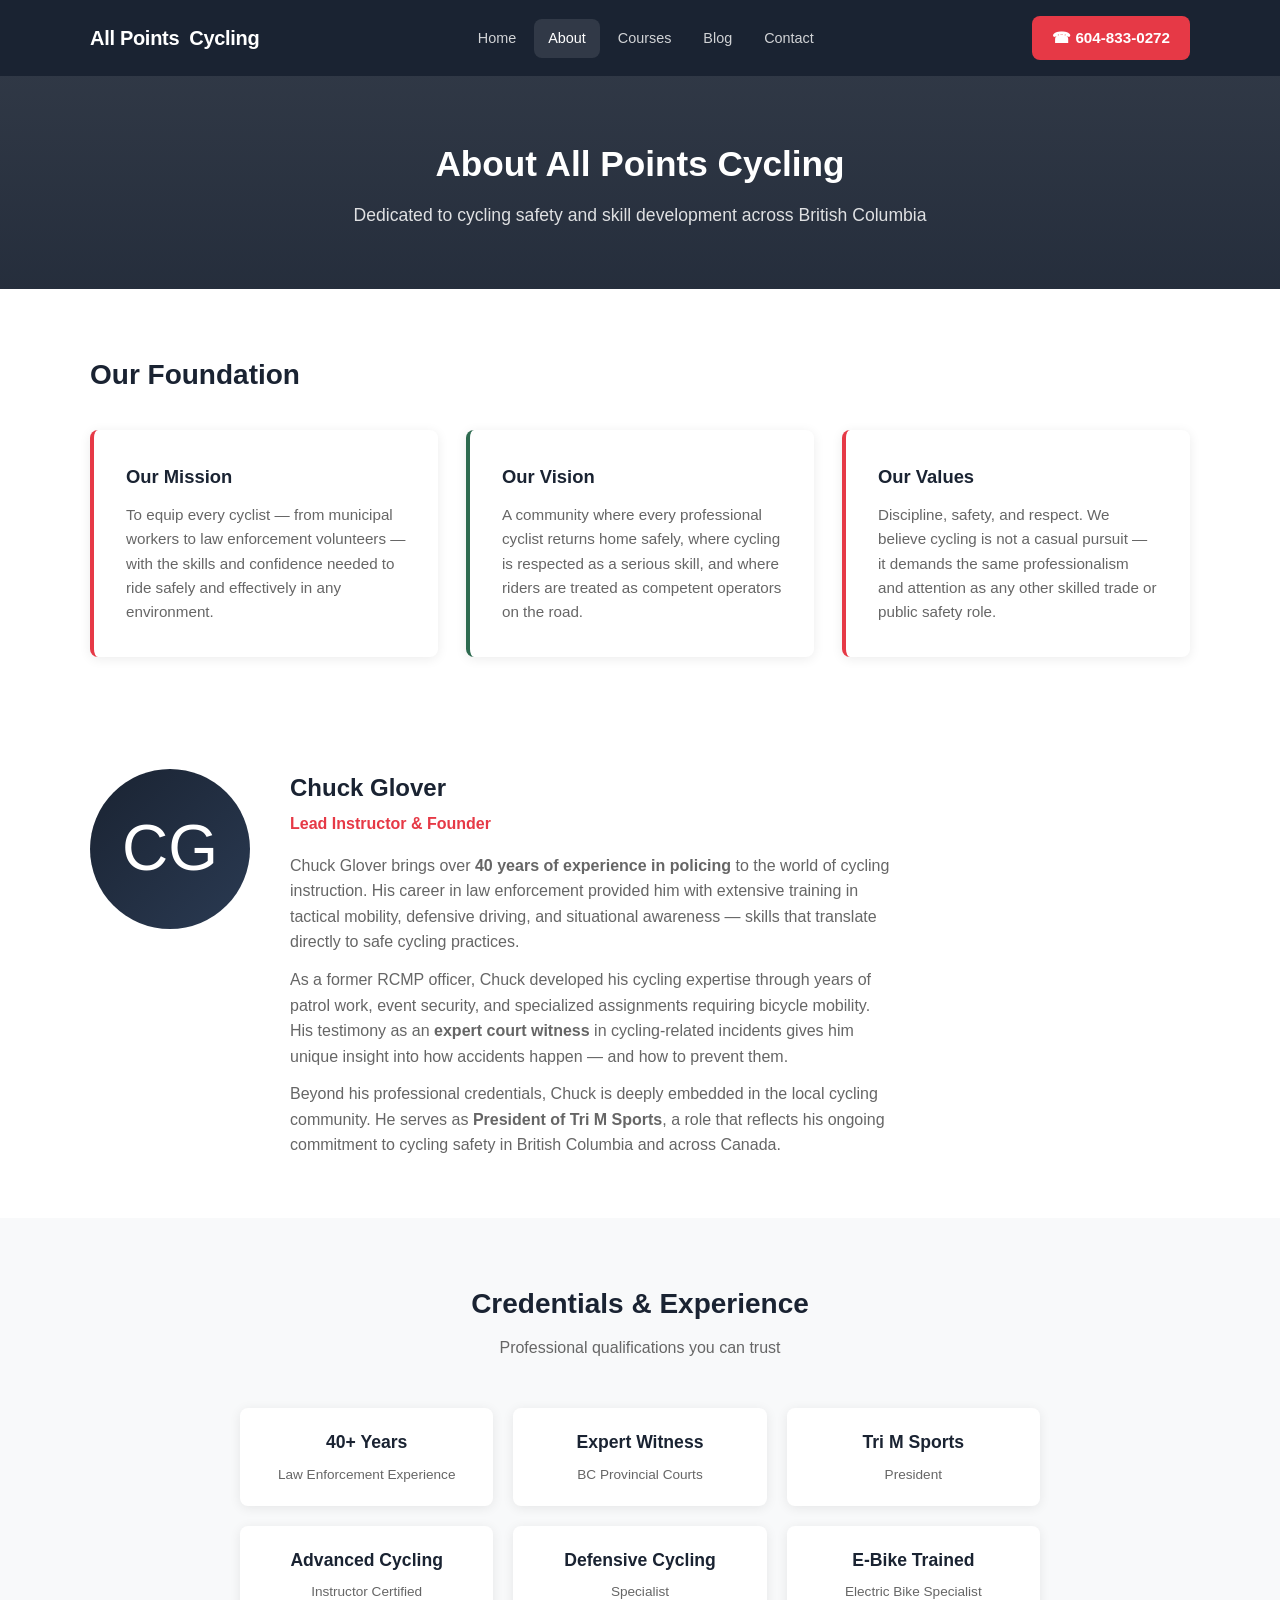
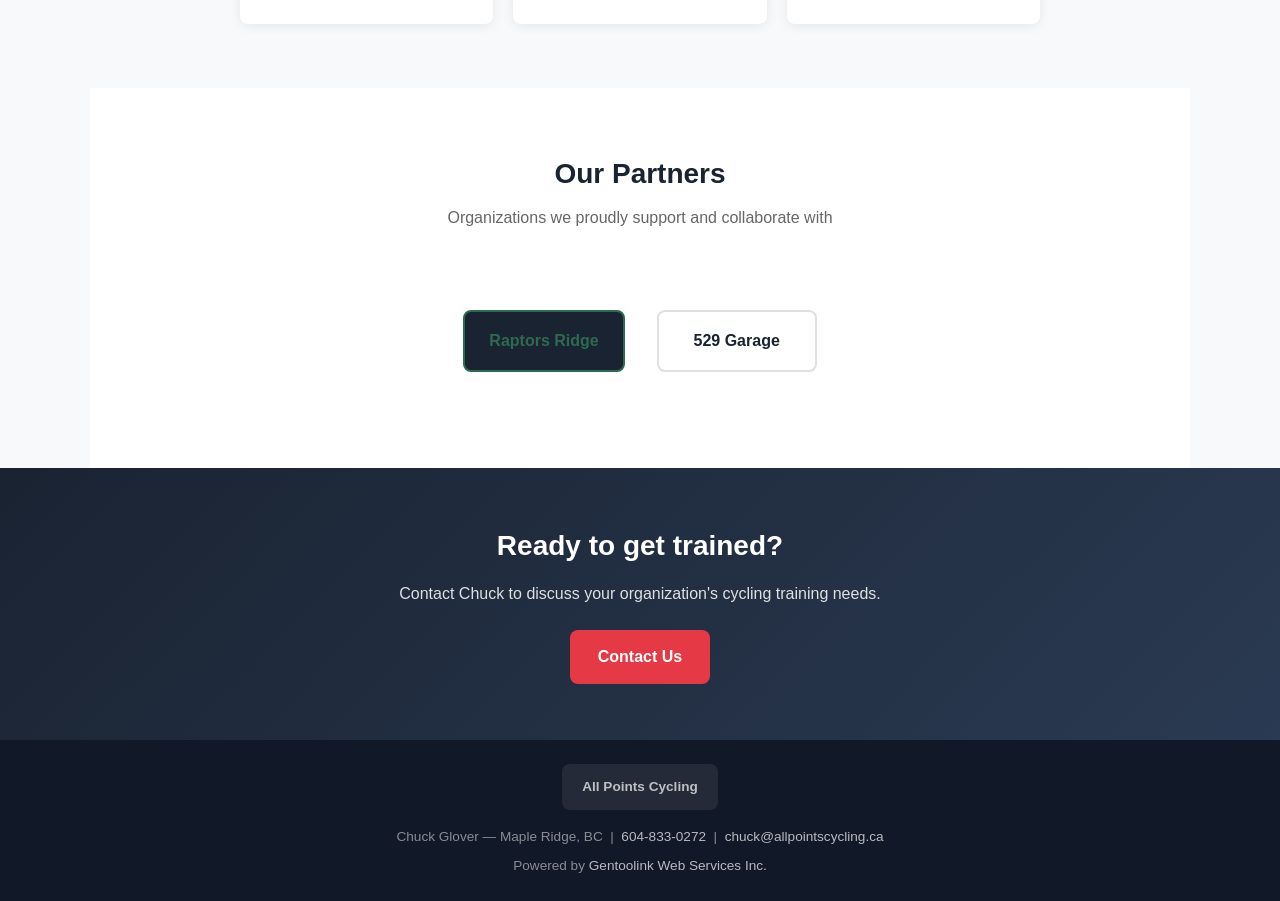
<file: about.html>
<!DOCTYPE html>
<html lang="en">
<head>
  <meta charset="UTF-8">
  <meta name="viewport" content="width=device-width, initial-scale=1.0">
  <title>About — All Points Cycling</title>
  <meta name="description" content="Learn about Chuck Glover and the mission behind All Points Cycling professional training.">
  <link rel="stylesheet" href="shared/style.css">
  <link rel="stylesheet" href="style.css">
  <!-- Google tag (gtag.js) -->
  <script async src="https://www.googletagmanager.com/gtag/js?id=G-P5FZ1QZW6N"></script>
  <script>
    window.dataLayer = window.dataLayer || [];
    function gtag(){dataLayer.push(arguments);}
    gtag('js', new Date());
    gtag('config', 'G-P5FZ1QZW6N');
  </script>
</head>
<body>

<!-- Header -->
<header class="site-header">
  <div class="inner">
    <a href="index.html" class="logo">All Points <span>Cycling</span></a>
    <button class="nav-toggle" aria-label="Toggle navigation">☰</button>
    <nav class="main-nav">
      <a href="index.html">Home</a>
      <a href="about.html">About</a>
      <a href="courses.html">Courses</a>
      <a href="blog/index.html">Blog</a>
      <a href="contact.html">Contact</a>
    </nav>
    <a href="tel:+16048330272" class="header-phone">☎ 604-833-0272</a>
  </div>
</header>

<!-- Page Hero -->
<section class="page-hero">
  <h1>About All Points Cycling</h1>
  <p>Dedicated to cycling safety and skill development across British Columbia</p>
</section>

<!-- Mission / Vision / Values -->
<section style="background: var(--white); padding: 64px 24px;">
  <div style="max-width: 1100px; margin: 0 auto;">
    <h2 class="section-title" style="text-align:left;margin-bottom:32px;">Our Foundation</h2>
    <div class="mvv-grid" style="padding: 0;">
      <div class="mvv-card scroll-reveal">
        <h3>Our Mission</h3>
        <p>To equip every cyclist — from municipal workers to law enforcement volunteers — with the skills and confidence needed to ride safely and effectively in any environment.</p>
      </div>
      <div class="mvv-card green scroll-reveal">
        <h3>Our Vision</h3>
        <p>A community where every professional cyclist returns home safely, where cycling is respected as a serious skill, and where riders are treated as competent operators on the road.</p>
      </div>
      <div class="mvv-card scroll-reveal">
        <h3>Our Values</h3>
        <p>Discipline, safety, and respect. We believe cycling is not a casual pursuit — it demands the same professionalism and attention as any other skilled trade or public safety role.</p>
      </div>
    </div>
  </div>
</section>

<!-- Chuck Glover Bio -->
<section class="bio-block">
  <div class="bio-inner">
    <div class="bio-avatar">CG</div>
    <div class="bio-content">
      <h2>Chuck Glover</h2>
      <div class="title">Lead Instructor &amp; Founder</div>
      <p>Chuck Glover brings over <strong>40 years of experience in policing</strong> to the world of cycling instruction. His career in law enforcement provided him with extensive training in tactical mobility, defensive driving, and situational awareness — skills that translate directly to safe cycling practices.</p>
      <p>As a former RCMP officer, Chuck developed his cycling expertise through years of patrol work, event security, and specialized assignments requiring bicycle mobility. His testimony as an <strong>expert court witness</strong> in cycling-related incidents gives him unique insight into how accidents happen — and how to prevent them.</p>
      <p>Beyond his professional credentials, Chuck is deeply embedded in the local cycling community. He serves as <strong>President of Tri M Sports</strong>, a role that reflects his ongoing commitment to cycling safety in British Columbia and across Canada.</p>
    </div>
  </div>
</section>

<!-- Credentials -->
<section class="section">
  <h2 class="section-title">Credentials &amp; Experience</h2>
  <p class="section-sub">Professional qualifications you can trust</p>
  <div class="credentials-grid">
    <div class="credential-item scroll-reveal">
      <strong>40+ Years</strong>
      <span>Law Enforcement Experience</span>
    </div>
    <div class="credential-item scroll-reveal">
      <strong>Expert Witness</strong>
      <span>BC Provincial Courts</span>
    </div>
    <div class="credential-item scroll-reveal">
      <strong>Tri M Sports</strong>
      <span>President</span>
    </div>
    <div class="credential-item scroll-reveal">
      <strong>Advanced Cycling</strong>
      <span>Instructor Certified</span>
    </div>
    <div class="credential-item scroll-reveal">
      <strong>Defensive Cycling</strong>
      <span>Specialist</span>
    </div>
    <div class="credential-item scroll-reveal">
      <strong>E-Bike Trained</strong>
      <span>Electric Bike Specialist</span>
    </div>
  </div>
</section>

<!-- Partners -->
<section class="section section-alt">
  <h2 class="section-title">Our Partners</h2>
  <p class="section-sub">Organizations we proudly support and collaborate with</p>
  <div class="partners">
    <div class="partner-logo green">Raptors Ridge</div>
    <div class="partner-logo">529 Garage</div>
  </div>
</section>

<!-- CTA -->
<section class="cta-strip">
  <h2>Ready to get trained?</h2>
  <p>Contact Chuck to discuss your organization's cycling training needs.</p>
  <a href="contact.html" class="btn btn-primary">Contact Us</a>
</section>

<!-- Footer -->
<footer class="site-footer">
  <div class="footer-logos">
    <div class="footer-logo-badge">All Points Cycling</div>
  </div>
  <p>Chuck Glover — Maple Ridge, BC &nbsp;|&nbsp; <a href="tel:+16048330272">604-833-0272</a> &nbsp;|&nbsp; <a href="mailto:chuck@allpointscycling.ca">chuck@allpointscycling.ca</a></p>
  <p style="margin-top: 8px;">Powered by <a href="https://www.gentoolinkwebservices.com" target="_blank">Gentoolink Web Services Inc.</a></p>
</footer>

<script src="script.js"></script>
</body>
</html>
</file>
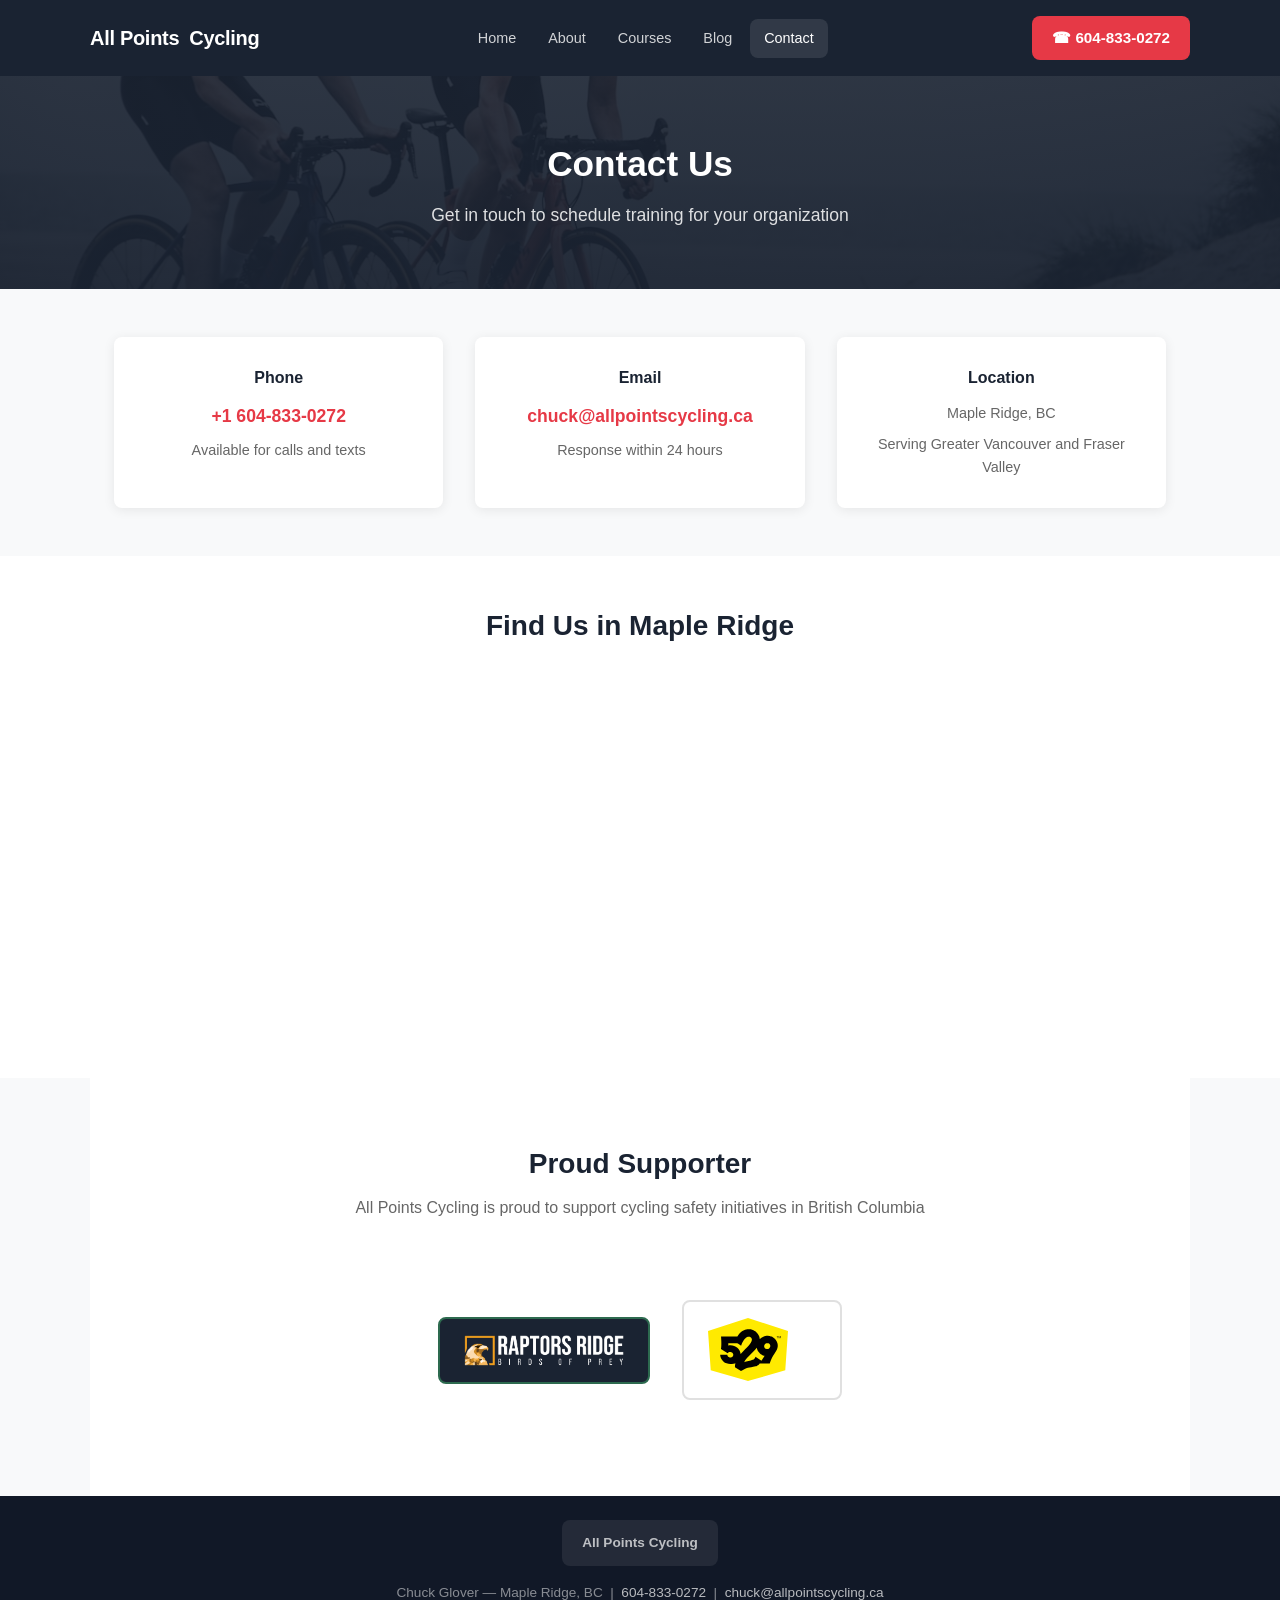
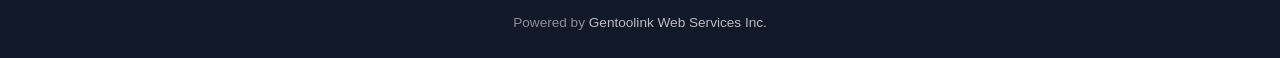
<file: contact.html>
<!DOCTYPE html>
<html lang="en">
<head>
  <meta charset="UTF-8">
  <meta name="viewport" content="width=device-width, initial-scale=1.0">
  <title>Contact — All Points Cycling</title>
  <meta name="description" content="Contact Chuck Glover at All Points Cycling for professional cycling safety training in Maple Ridge, BC.">
  <link rel="stylesheet" href="shared/style.css">
  <link rel="stylesheet" href="style.css">
  <!-- Google tag (gtag.js) -->
  <script async src="https://www.googletagmanager.com/gtag/js?id=G-P5FZ1QZW6N"></script>
  <script>
    window.dataLayer = window.dataLayer || [];
    function gtag(){dataLayer.push(arguments);}
    gtag('js', new Date());
    gtag('config', 'G-P5FZ1QZW6N');
  </script>
</head>
<body>

<!-- Header -->
<header class="site-header">
  <div class="inner">
    <a href="index.html" class="logo">All Points <span>Cycling</span></a>
    <button class="nav-toggle" aria-label="Toggle navigation">☰</button>
    <nav class="main-nav">
      <a href="index.html">Home</a>
      <a href="about.html">About</a>
      <a href="courses.html">Courses</a>
      <a href="blog/index.html">Blog</a>
      <a href="contact.html">Contact</a>
    </nav>
    <a href="tel:+16048330272" class="header-phone">☎ 604-833-0272</a>
  </div>
</header>

<!-- Page Hero -->
<section class="page-hero" style="background-image: linear-gradient(rgba(26,35,50,0.9), rgba(26,35,50,0.95)), url('assets/images/hero-bg.webp');">
  <h1>Contact Us</h1>
  <p>Get in touch to schedule training for your organization</p>
</section>

<!-- Contact Info Cards -->
<div class="contact-grid" style="padding-top: 48px;">
  <div class="contact-card">
    <h3>Phone</h3>
    <p><a href="tel:+16048330272" class="big-link">+1 604-833-0272</a></p>
    <p style="margin-top:8px;">Available for calls and texts</p>
  </div>
  <div class="contact-card">
    <h3>Email</h3>
    <p><a href="mailto:chuck@allpointscycling.ca" class="big-link">chuck@allpointscycling.ca</a></p>
    <p style="margin-top:8px;">Response within 24 hours</p>
  </div>
  <div class="contact-card">
    <h3>Location</h3>
    <p>Maple Ridge, BC</p>
    <p style="margin-top:8px;">Serving Greater Vancouver and Fraser Valley</p>
  </div>
</div>

<!-- Map -->
<section class="map-section">
  <div class="map-inner">
    <h2 class="section-title" style="margin-bottom: 24px;">Find Us in Maple Ridge</h2>
    <iframe 
      src="https://www.google.com/maps/embed?pb=!1m18!1m12!1m3!1d41694.488737!2d-122.625!3d49.22!2m3!1f0!2f0!3f0!3m2!1i1024!2i768!4f13.1!3m3!1m2!1s0x5485d1c855555555%3A0x5589aad8efff5f38!2sMaple%20Ridge%2C%20BC!5e0!3m2!1sen!2sca!4v1700000000000!5m2!1sen!2sca" 
      allowfullscreen="" 
      loading="lazy" 
      referrerpolicy="no-referrer-when-downgrade"
      title="Map of Maple Ridge, BC">
    </iframe>
  </div>
</section>

<!-- Partners -->
<section class="section section-alt">
  <h2 class="section-title">Proud Supporter</h2>
  <p class="section-sub">All Points Cycling is proud to support cycling safety initiatives in British Columbia</p>
  <div class="partners">
    <div class="partner-logo green">
      <img src="assets/images/raptors-ridge-logo-v3.png" alt="Raptors Ridge" class="partner-img">
    </div>
    <div class="partner-logo">
      <img src="assets/images/529_badge_yellow_solid.svg" alt="529 Garage" class="partner-img">
    </div>
  </div>
</section>

<!-- Footer -->
<footer class="site-footer">
  <div class="footer-logos">
    <div class="footer-logo-badge">All Points Cycling</div>
  </div>
  <p>Chuck Glover — Maple Ridge, BC &nbsp;|&nbsp; <a href="tel:+16048330272">604-833-0272</a> &nbsp;|&nbsp; <a href="mailto:chuck@allpointscycling.ca">chuck@allpointscycling.ca</a></p>
  <p style="margin-top: 8px;">Powered by <a href="https://www.gentoolinkwebservices.com" target="_blank">Gentoolink Web Services Inc.</a></p>
</footer>

<script src="script.js"></script>
</body>
</html>
</file>
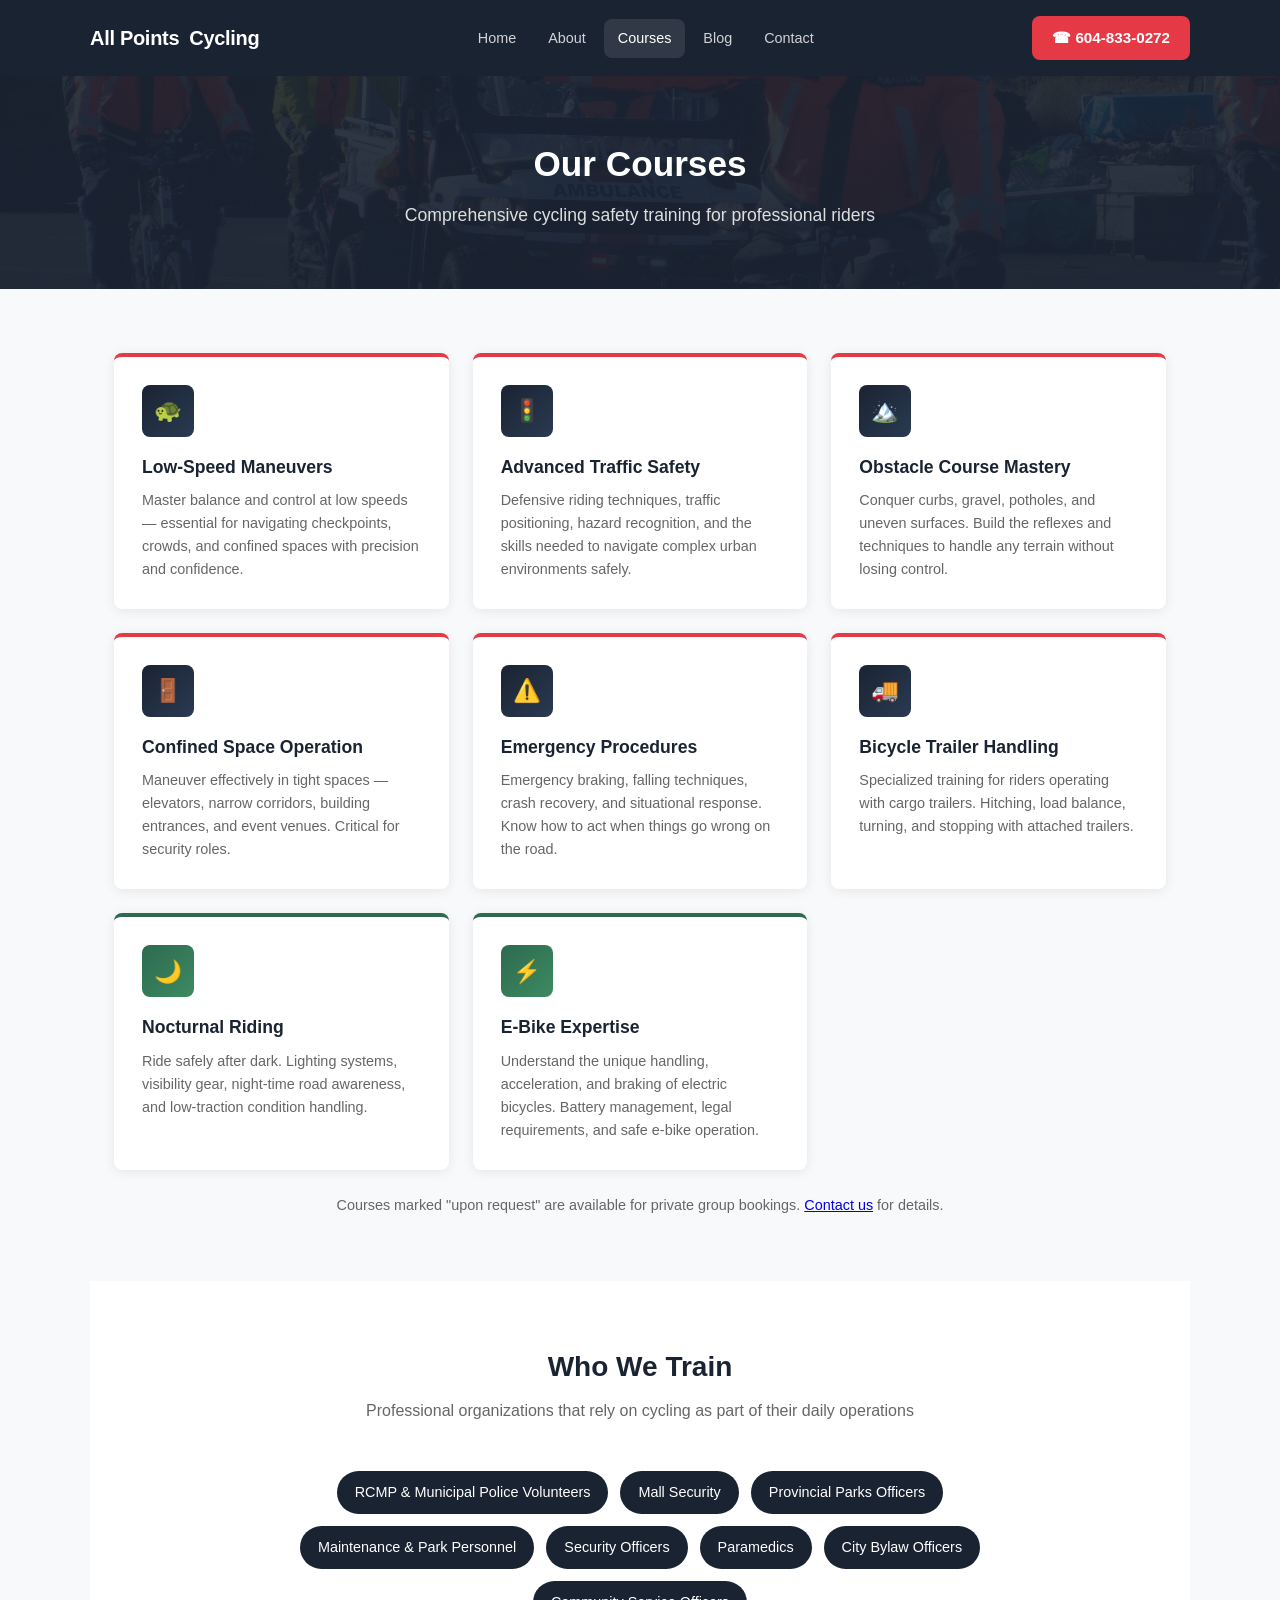
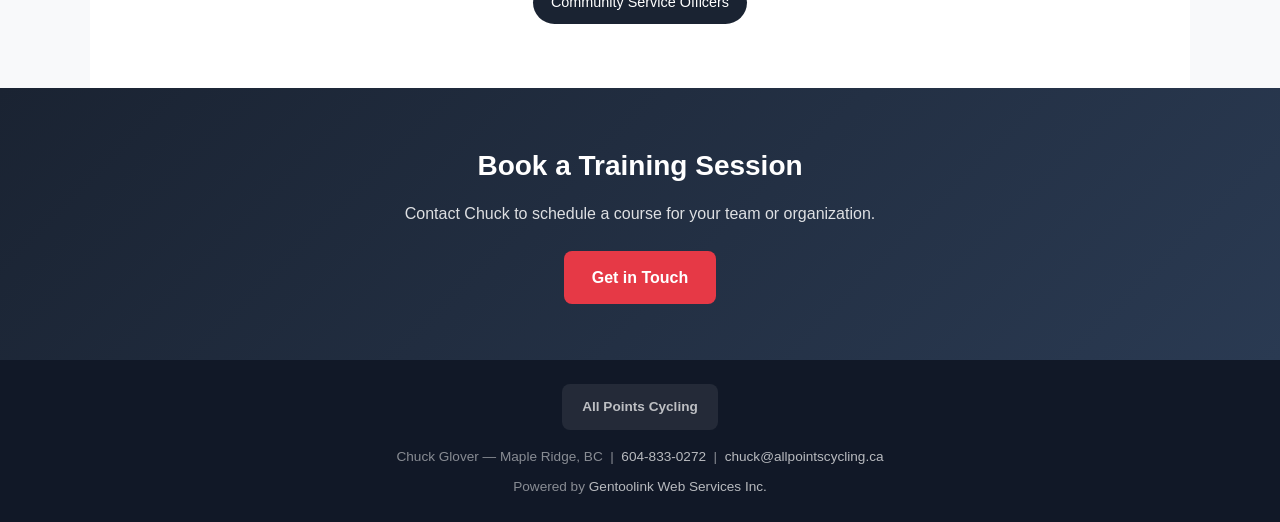
<file: courses.html>
<!DOCTYPE html>
<html lang="en">
<head>
  <meta charset="UTF-8">
  <meta name="viewport" content="width=device-width, initial-scale=1.0">
  <title>Courses — All Points Cycling</title>
  <meta name="description" content="Professional cycling safety courses covering traffic safety, obstacle mastery, emergency procedures, e-bikes, and more.">
  <link rel="stylesheet" href="shared/style.css">
  <link rel="stylesheet" href="style.css">
  <!-- Google tag (gtag.js) -->
  <script async src="https://www.googletagmanager.com/gtag/js?id=G-P5FZ1QZW6N"></script>
  <script>
    window.dataLayer = window.dataLayer || [];
    function gtag(){dataLayer.push(arguments);}
    gtag('js', new Date());
    gtag('config', 'G-P5FZ1QZW6N');
  </script>
</head>
<body>

<!-- Header -->
<header class="site-header">
  <div class="inner">
    <a href="index.html" class="logo">All Points <span>Cycling</span></a>
    <button class="nav-toggle" aria-label="Toggle navigation">☰</button>
    <nav class="main-nav">
      <a href="index.html">Home</a>
      <a href="about.html">About</a>
      <a href="courses.html">Courses</a>
      <a href="blog/index.html">Blog</a>
      <a href="contact.html">Contact</a>
    </nav>
    <a href="tel:+16048330272" class="header-phone">☎ 604-833-0272</a>
  </div>
</header>

<!-- Hero -->
<section class="page-hero" style="background-image: linear-gradient(rgba(26,35,50,0.9), rgba(26,35,50,0.95)), url('assets/images/banner-scaled.jpg');">
  <h1>Our Courses</h1>
  <p>Comprehensive cycling safety training for professional riders</p>
</section>

<!-- Course Cards -->
<section class="section">
  <div class="cards">
    <div class="card scroll-reveal">
      <div class="card-icon">🐢</div>
      <h3>Low-Speed Maneuvers</h3>
      <p>Master balance and control at low speeds — essential for navigating checkpoints, crowds, and confined spaces with precision and confidence.</p>
    </div>
    <div class="card scroll-reveal">
      <div class="card-icon">🚦</div>
      <h3>Advanced Traffic Safety</h3>
      <p>Defensive riding techniques, traffic positioning, hazard recognition, and the skills needed to navigate complex urban environments safely.</p>
    </div>
    <div class="card scroll-reveal">
      <div class="card-icon">🏔️</div>
      <h3>Obstacle Course Mastery</h3>
      <p>Conquer curbs, gravel, potholes, and uneven surfaces. Build the reflexes and techniques to handle any terrain without losing control.</p>
    </div>
    <div class="card scroll-reveal">
      <div class="card-icon">🚪</div>
      <h3>Confined Space Operation</h3>
      <p>Maneuver effectively in tight spaces — elevators, narrow corridors, building entrances, and event venues. Critical for security roles.</p>
    </div>
    <div class="card scroll-reveal">
      <div class="card-icon">⚠️</div>
      <h3>Emergency Procedures</h3>
      <p>Emergency braking, falling techniques, crash recovery, and situational response. Know how to act when things go wrong on the road.</p>
    </div>
    <div class="card scroll-reveal">
      <div class="card-icon">🚚</div>
      <h3>Bicycle Trailer Handling</h3>
      <p>Specialized training for riders operating with cargo trailers. Hitching, load balance, turning, and stopping with attached trailers.</p>
    </div>
    <div class="card upon-request scroll-reveal">
      <div class="card-icon">🌙</div>
      <h3>Nocturnal Riding</h3>
      <p>Ride safely after dark. Lighting systems, visibility gear, night-time road awareness, and low-traction condition handling.</p>
    </div>
    <div class="card upon-request scroll-reveal">
      <div class="card-icon">⚡</div>
      <h3>E-Bike Expertise</h3>
      <p>Understand the unique handling, acceleration, and braking of electric bicycles. Battery management, legal requirements, and safe e-bike operation.</p>
    </div>
  </div>
  <p style="text-align:center; margin-top: 24px; color: var(--text-muted); font-size: 0.9rem;">Courses marked "upon request" are available for private group bookings. <a href="contact.html">Contact us</a> for details.</p>
</section>

<!-- Who We Train -->
<section class="section section-alt">
  <h2 class="section-title">Who We Train</h2>
  <p class="section-sub">Professional organizations that rely on cycling as part of their daily operations</p>
  <div class="groups-list">
    <span class="group-tag">RCMP &amp; Municipal Police Volunteers</span>
    <span class="group-tag">Mall Security</span>
    <span class="group-tag">Provincial Parks Officers</span>
    <span class="group-tag">Maintenance &amp; Park Personnel</span>
    <span class="group-tag">Security Officers</span>
    <span class="group-tag">Paramedics</span>
    <span class="group-tag">City Bylaw Officers</span>
    <span class="group-tag">Community Service Officers</span>
  </div>
</section>

<!-- CTA -->
<section class="cta-strip">
  <h2>Book a Training Session</h2>
  <p>Contact Chuck to schedule a course for your team or organization.</p>
  <a href="contact.html" class="btn btn-primary">Get in Touch</a>
</section>

<!-- Footer -->
<footer class="site-footer">
  <div class="footer-logos">
    <div class="footer-logo-badge">All Points Cycling</div>
  </div>
  <p>Chuck Glover — Maple Ridge, BC &nbsp;|&nbsp; <a href="tel:+16048330272">604-833-0272</a> &nbsp;|&nbsp; <a href="mailto:chuck@allpointscycling.ca">chuck@allpointscycling.ca</a></p>
  <p style="margin-top: 8px;">Powered by <a href="https://www.gentoolinkwebservices.com" target="_blank">Gentoolink Web Services Inc.</a></p>
</footer>

<script src="script.js"></script>
</body>
</html>
</file>
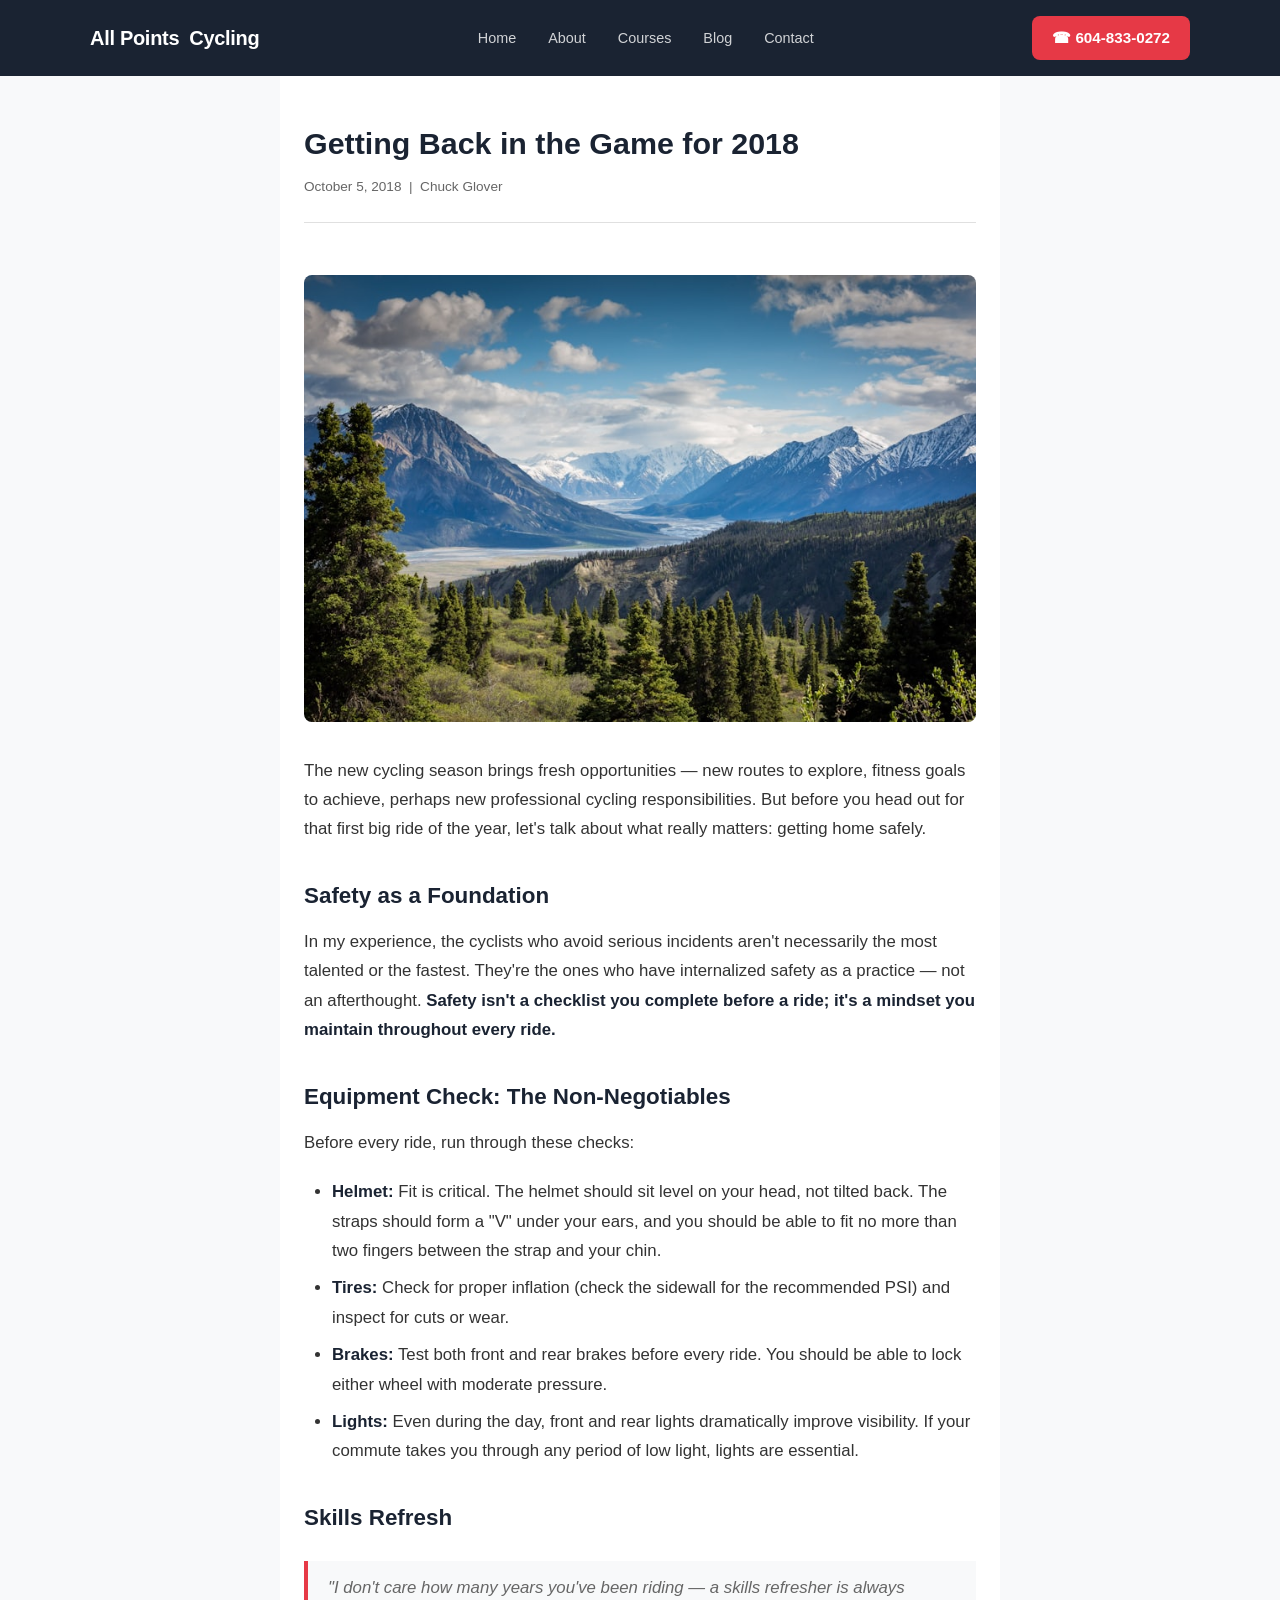
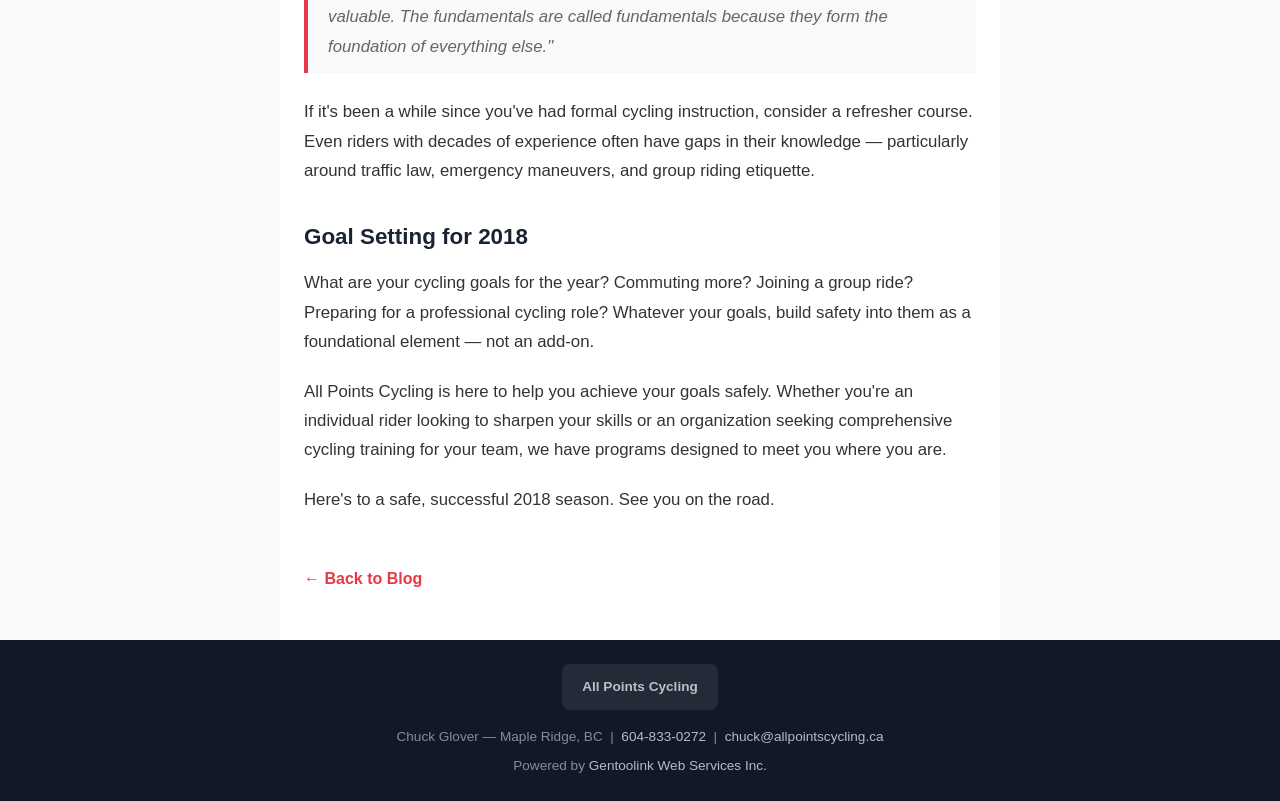
<file: blog/2018-10-05-getting-back-for-2018.html>
<!DOCTYPE html>
<html lang="en">
<head>
  <meta charset="UTF-8">
  <meta name="viewport" content="width=device-width, initial-scale=1.0">
  <title>Getting Back in the Game for 2018 — All Points Cycling</title>
  <meta name="description" content="A new cycling season brings new goals and renewed commitment to safe riding practices. Let's make 2018 your safest year yet.">
  <link rel="stylesheet" href="../shared/style.css">
  <link rel="stylesheet" href="../../style.css">
  <!-- Google tag (gtag.js) -->
  <script async src="https://www.googletagmanager.com/gtag/js?id=G-P5FZ1QZW6N"></script>
  <script>
    window.dataLayer = window.dataLayer || [];
    function gtag(){dataLayer.push(arguments);}
    gtag('js', new Date());
    gtag('config', 'G-P5FZ1QZW6N');
  </script>
</head>
<body>

<header class="site-header">
  <div class="inner">
    <a href="../../index.html" class="logo">All Points <span>Cycling</span></a>
    <button class="nav-toggle" aria-label="Toggle navigation">☰</button>
    <nav class="main-nav">
      <a href="../../index.html">Home</a>
      <a href="../../about.html">About</a>
      <a href="../../courses.html">Courses</a>
      <a href="index.html">Blog</a>
      <a href="../../contact.html">Contact</a>
    </nav>
    <a href="tel:+16048330272" class="header-phone">☎ 604-833-0272</a>
  </div>
</header>

<article class="post-content">
  <header class="post-header">
    <h1>Getting Back in the Game for 2018</h1>
    <div class="post-meta">October 5, 2018 &nbsp;|&nbsp; Chuck Glover</div>
  </header>

  <div class="post-body">
    <img src="../assets/images/cycling-snow.webp" alt="New year cycling" style="width:100%;border-radius:8px;margin-bottom:24px;">

    <p>The new cycling season brings fresh opportunities — new routes to explore, fitness goals to achieve, perhaps new professional cycling responsibilities. But before you head out for that first big ride of the year, let's talk about what really matters: getting home safely.</p>

    <h2>Safety as a Foundation</h2>

    <p>In my experience, the cyclists who avoid serious incidents aren't necessarily the most talented or the fastest. They're the ones who have internalized safety as a practice — not an afterthought. <strong>Safety isn't a checklist you complete before a ride; it's a mindset you maintain throughout every ride.</strong></p>

    <h2>Equipment Check: The Non-Negotiables</h2>

    <p>Before every ride, run through these checks:</p>
    <ul>
      <li><strong>Helmet:</strong> Fit is critical. The helmet should sit level on your head, not tilted back. The straps should form a "V" under your ears, and you should be able to fit no more than two fingers between the strap and your chin.</li>
      <li><strong>Tires:</strong> Check for proper inflation (check the sidewall for the recommended PSI) and inspect for cuts or wear.</li>
      <li><strong>Brakes:</strong> Test both front and rear brakes before every ride. You should be able to lock either wheel with moderate pressure.</li>
      <li><strong>Lights:</strong> Even during the day, front and rear lights dramatically improve visibility. If your commute takes you through any period of low light, lights are essential.</li>
    </ul>

    <h2>Skills Refresh</h2>

    <blockquote>
      "I don't care how many years you've been riding — a skills refresher is always valuable. The fundamentals are called fundamentals because they form the foundation of everything else."
    </blockquote>

    <p>If it's been a while since you've had formal cycling instruction, consider a refresher course. Even riders with decades of experience often have gaps in their knowledge — particularly around traffic law, emergency maneuvers, and group riding etiquette.</p>

    <h2>Goal Setting for 2018</h2>

    <p>What are your cycling goals for the year? Commuting more? Joining a group ride? Preparing for a professional cycling role? Whatever your goals, build safety into them as a foundational element — not an add-on.</p>

    <p>All Points Cycling is here to help you achieve your goals safely. Whether you're an individual rider looking to sharpen your skills or an organization seeking comprehensive cycling training for your team, we have programs designed to meet you where you are.</p>

    <p>Here's to a safe, successful 2018 season. See you on the road.</p>
  </div>

  <a href="index.html" class="back-link">← Back to Blog</a>
</article>

<footer class="site-footer">
  <div class="footer-logos">
    <div class="footer-logo-badge">All Points Cycling</div>
  </div>
  <p>Chuck Glover — Maple Ridge, BC &nbsp;|&nbsp; <a href="tel:+16048330272">604-833-0272</a> &nbsp;|&nbsp; <a href="mailto:chuck@allpointscycling.ca">chuck@allpointscycling.ca</a></p>
  <p style="margin-top: 8px;">Powered by <a href="https://www.gentoolinkwebservices.com" target="_blank">Gentoolink Web Services Inc.</a></p>
</footer>

<script src="../script.js"></script>
</body>
</html>
</file>
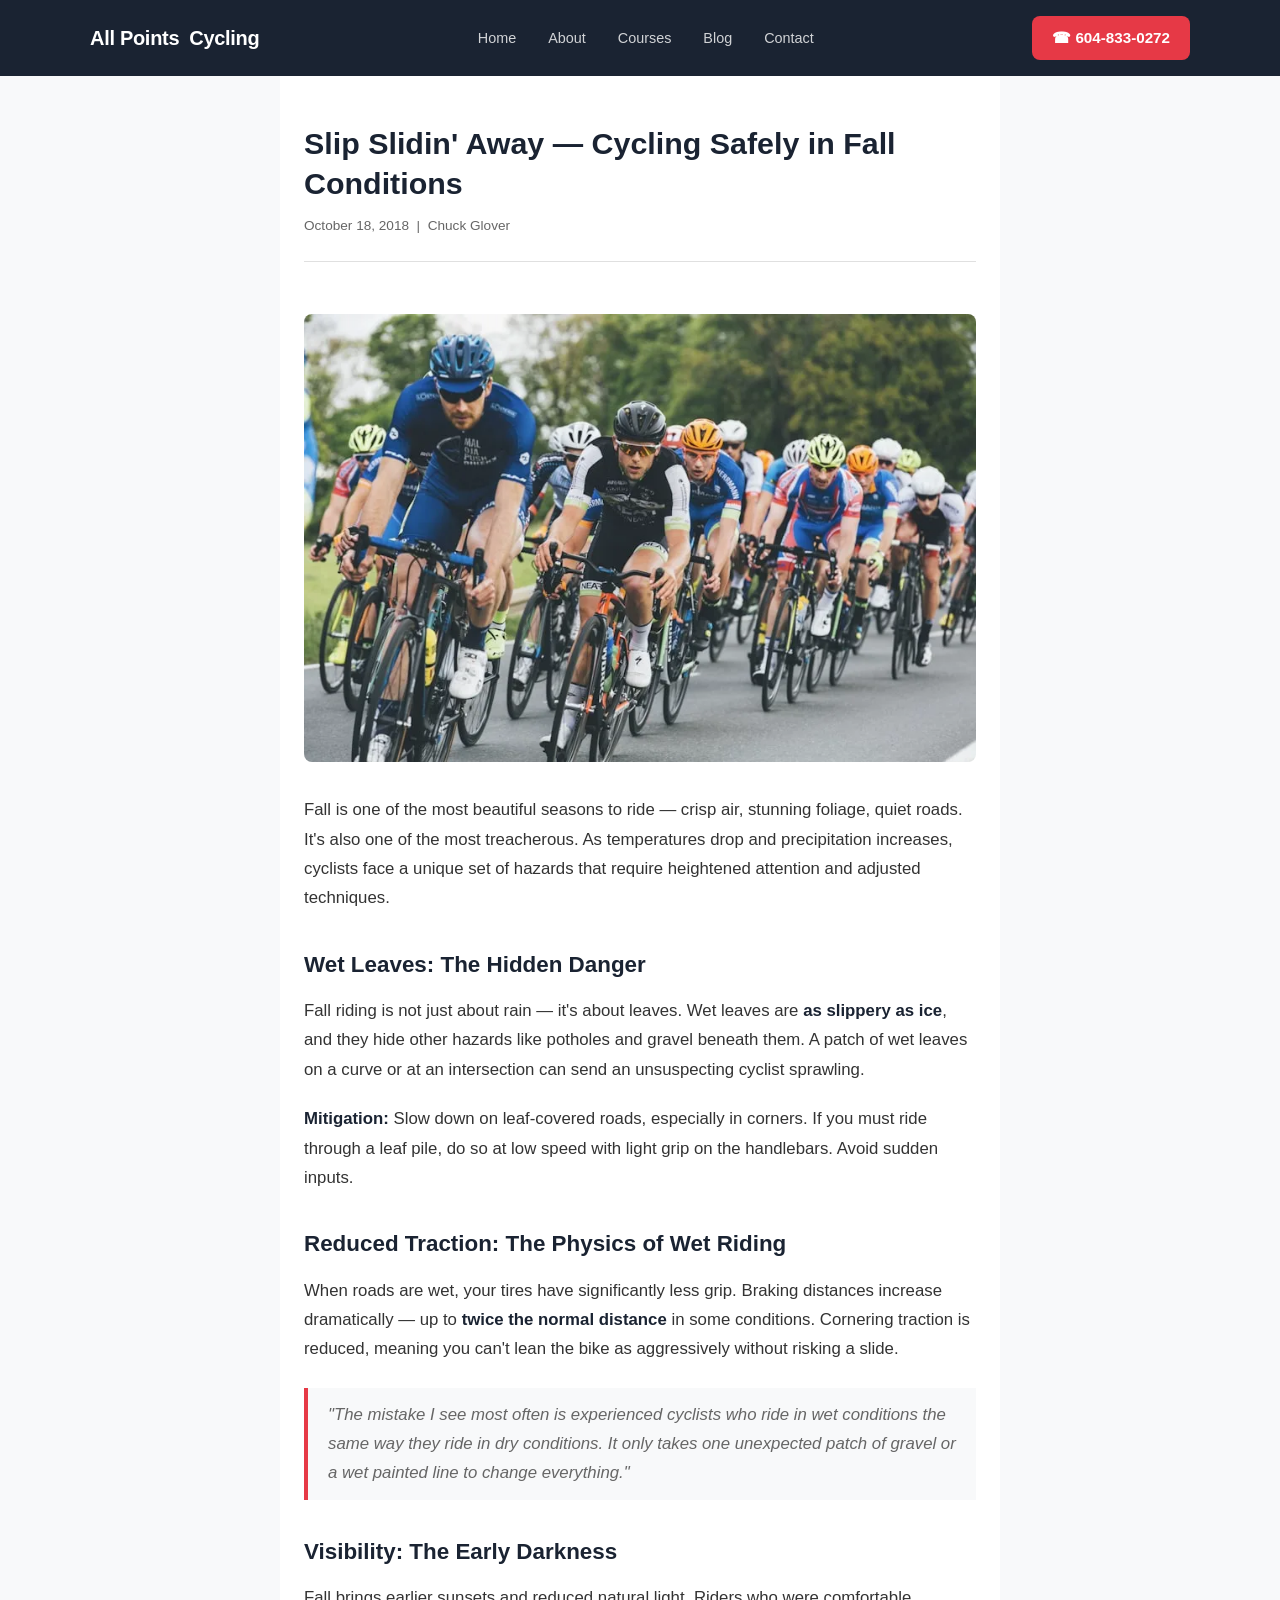
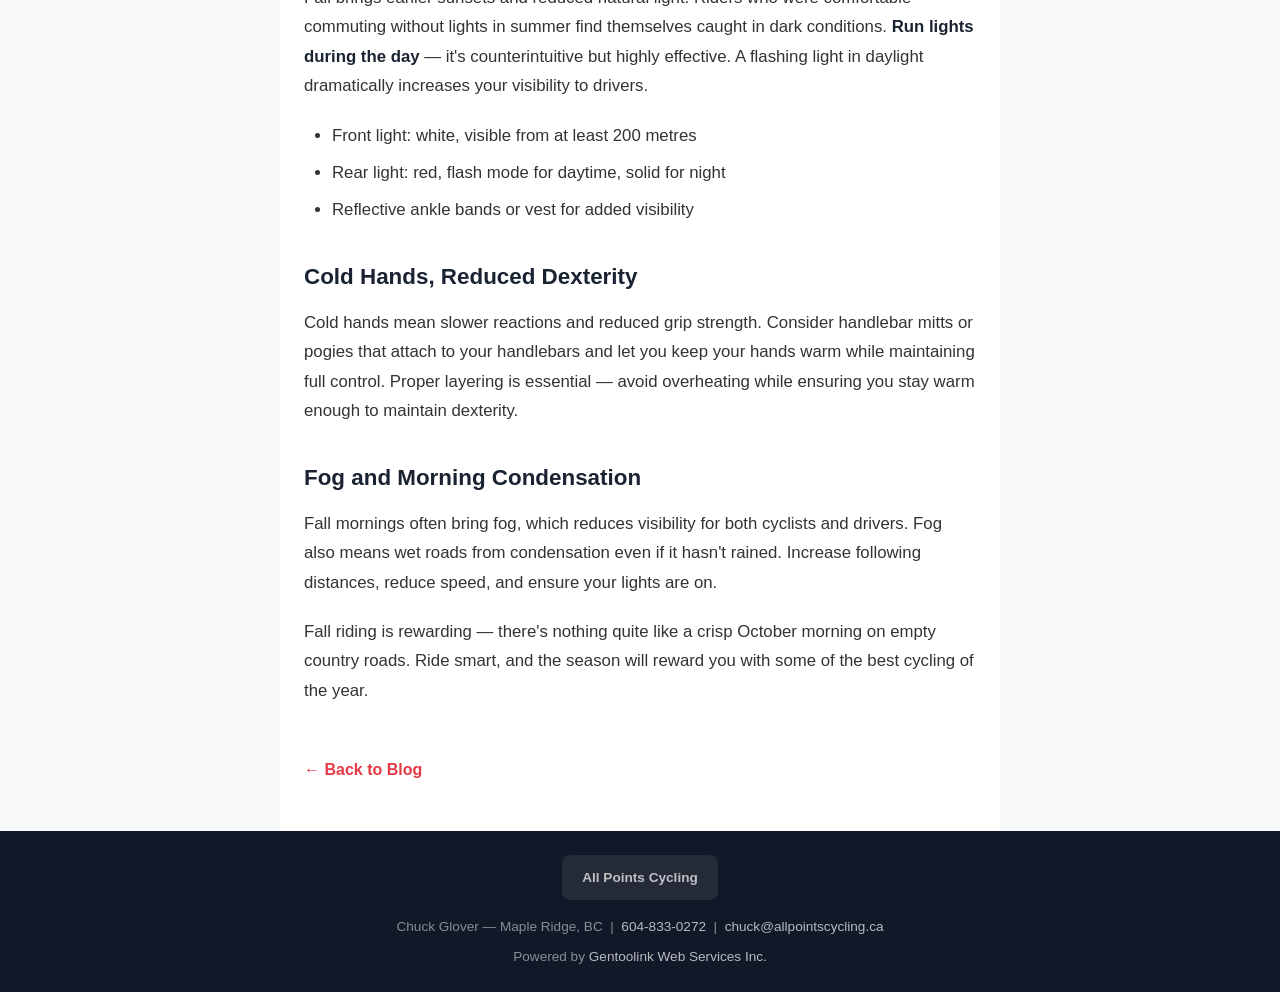
<file: blog/2018-10-18-slip-slidin-away.html>
<!DOCTYPE html>
<html lang="en">
<head>
  <meta charset="UTF-8">
  <meta name="viewport" content="width=device-width, initial-scale=1.0">
  <title>Slip Slidin' Away — Cycling Safely in Fall Conditions — All Points Cycling</title>
  <meta name="description" content="Fall presents unique challenges for cyclists: wet leaves, earlier sunsets, and changing road conditions. Here's how to handle them.">
  <link rel="stylesheet" href="../shared/style.css">
  <link rel="stylesheet" href="../../style.css">
  <!-- Google tag (gtag.js) -->
  <script async src="https://www.googletagmanager.com/gtag/js?id=G-P5FZ1QZW6N"></script>
  <script>
    window.dataLayer = window.dataLayer || [];
    function gtag(){dataLayer.push(arguments);}
    gtag('js', new Date());
    gtag('config', 'G-P5FZ1QZW6N');
  </script>
</head>
<body>

<header class="site-header">
  <div class="inner">
    <a href="../../index.html" class="logo">All Points <span>Cycling</span></a>
    <button class="nav-toggle" aria-label="Toggle navigation">☰</button>
    <nav class="main-nav">
      <a href="../../index.html">Home</a>
      <a href="../../about.html">About</a>
      <a href="../../courses.html">Courses</a>
      <a href="index.html">Blog</a>
      <a href="../../contact.html">Contact</a>
    </nav>
    <a href="tel:+16048330272" class="header-phone">☎ 604-833-0272</a>
  </div>
</header>

<article class="post-content">
  <header class="post-header">
    <h1>Slip Slidin' Away — Cycling Safely in Fall Conditions</h1>
    <div class="post-meta">October 18, 2018 &nbsp;|&nbsp; Chuck Glover</div>
  </header>

  <div class="post-body">
    <img src="../assets/images/cycling-rain.webp" alt="Fall leaves road" style="width:100%;border-radius:8px;margin-bottom:24px;">

    <p>Fall is one of the most beautiful seasons to ride — crisp air, stunning foliage, quiet roads. It's also one of the most treacherous. As temperatures drop and precipitation increases, cyclists face a unique set of hazards that require heightened attention and adjusted techniques.</p>

    <h2>Wet Leaves: The Hidden Danger</h2>

    <p>Fall riding is not just about rain — it's about leaves. Wet leaves are <strong>as slippery as ice</strong>, and they hide other hazards like potholes and gravel beneath them. A patch of wet leaves on a curve or at an intersection can send an unsuspecting cyclist sprawling.</p>

    <p><strong>Mitigation:</strong> Slow down on leaf-covered roads, especially in corners. If you must ride through a leaf pile, do so at low speed with light grip on the handlebars. Avoid sudden inputs.</p>

    <h2>Reduced Traction: The Physics of Wet Riding</h2>

    <p>When roads are wet, your tires have significantly less grip. Braking distances increase dramatically — up to <strong>twice the normal distance</strong> in some conditions. Cornering traction is reduced, meaning you can't lean the bike as aggressively without risking a slide.</p>

    <blockquote>
      "The mistake I see most often is experienced cyclists who ride in wet conditions the same way they ride in dry conditions. It only takes one unexpected patch of gravel or a wet painted line to change everything."
    </blockquote>

    <h2>Visibility: The Early Darkness</h2>

    <p>Fall brings earlier sunsets and reduced natural light. Riders who were comfortable commuting without lights in summer find themselves caught in dark conditions. <strong>Run lights during the day</strong> — it's counterintuitive but highly effective. A flashing light in daylight dramatically increases your visibility to drivers.</p>

    <ul>
      <li>Front light: white, visible from at least 200 metres</li>
      <li>Rear light: red, flash mode for daytime, solid for night</li>
      <li>Reflective ankle bands or vest for added visibility</li>
    </ul>

    <h2>Cold Hands, Reduced Dexterity</h2>

    <p>Cold hands mean slower reactions and reduced grip strength. Consider handlebar mitts or pogies that attach to your handlebars and let you keep your hands warm while maintaining full control. Proper layering is essential — avoid overheating while ensuring you stay warm enough to maintain dexterity.</p>

    <h2>Fog and Morning Condensation</h2>

    <p>Fall mornings often bring fog, which reduces visibility for both cyclists and drivers. Fog also means wet roads from condensation even if it hasn't rained. Increase following distances, reduce speed, and ensure your lights are on.</p>

    <p>Fall riding is rewarding — there's nothing quite like a crisp October morning on empty country roads. Ride smart, and the season will reward you with some of the best cycling of the year.</p>
  </div>

  <a href="index.html" class="back-link">← Back to Blog</a>
</article>

<footer class="site-footer">
  <div class="footer-logos">
    <div class="footer-logo-badge">All Points Cycling</div>
  </div>
  <p>Chuck Glover — Maple Ridge, BC &nbsp;|&nbsp; <a href="tel:+16048330272">604-833-0272</a> &nbsp;|&nbsp; <a href="mailto:chuck@allpointscycling.ca">chuck@allpointscycling.ca</a></p>
  <p style="margin-top: 8px;">Powered by <a href="https://www.gentoolinkwebservices.com" target="_blank">Gentoolink Web Services Inc.</a></p>
</footer>

<script src="../script.js"></script>
</body>
</html>
</file>
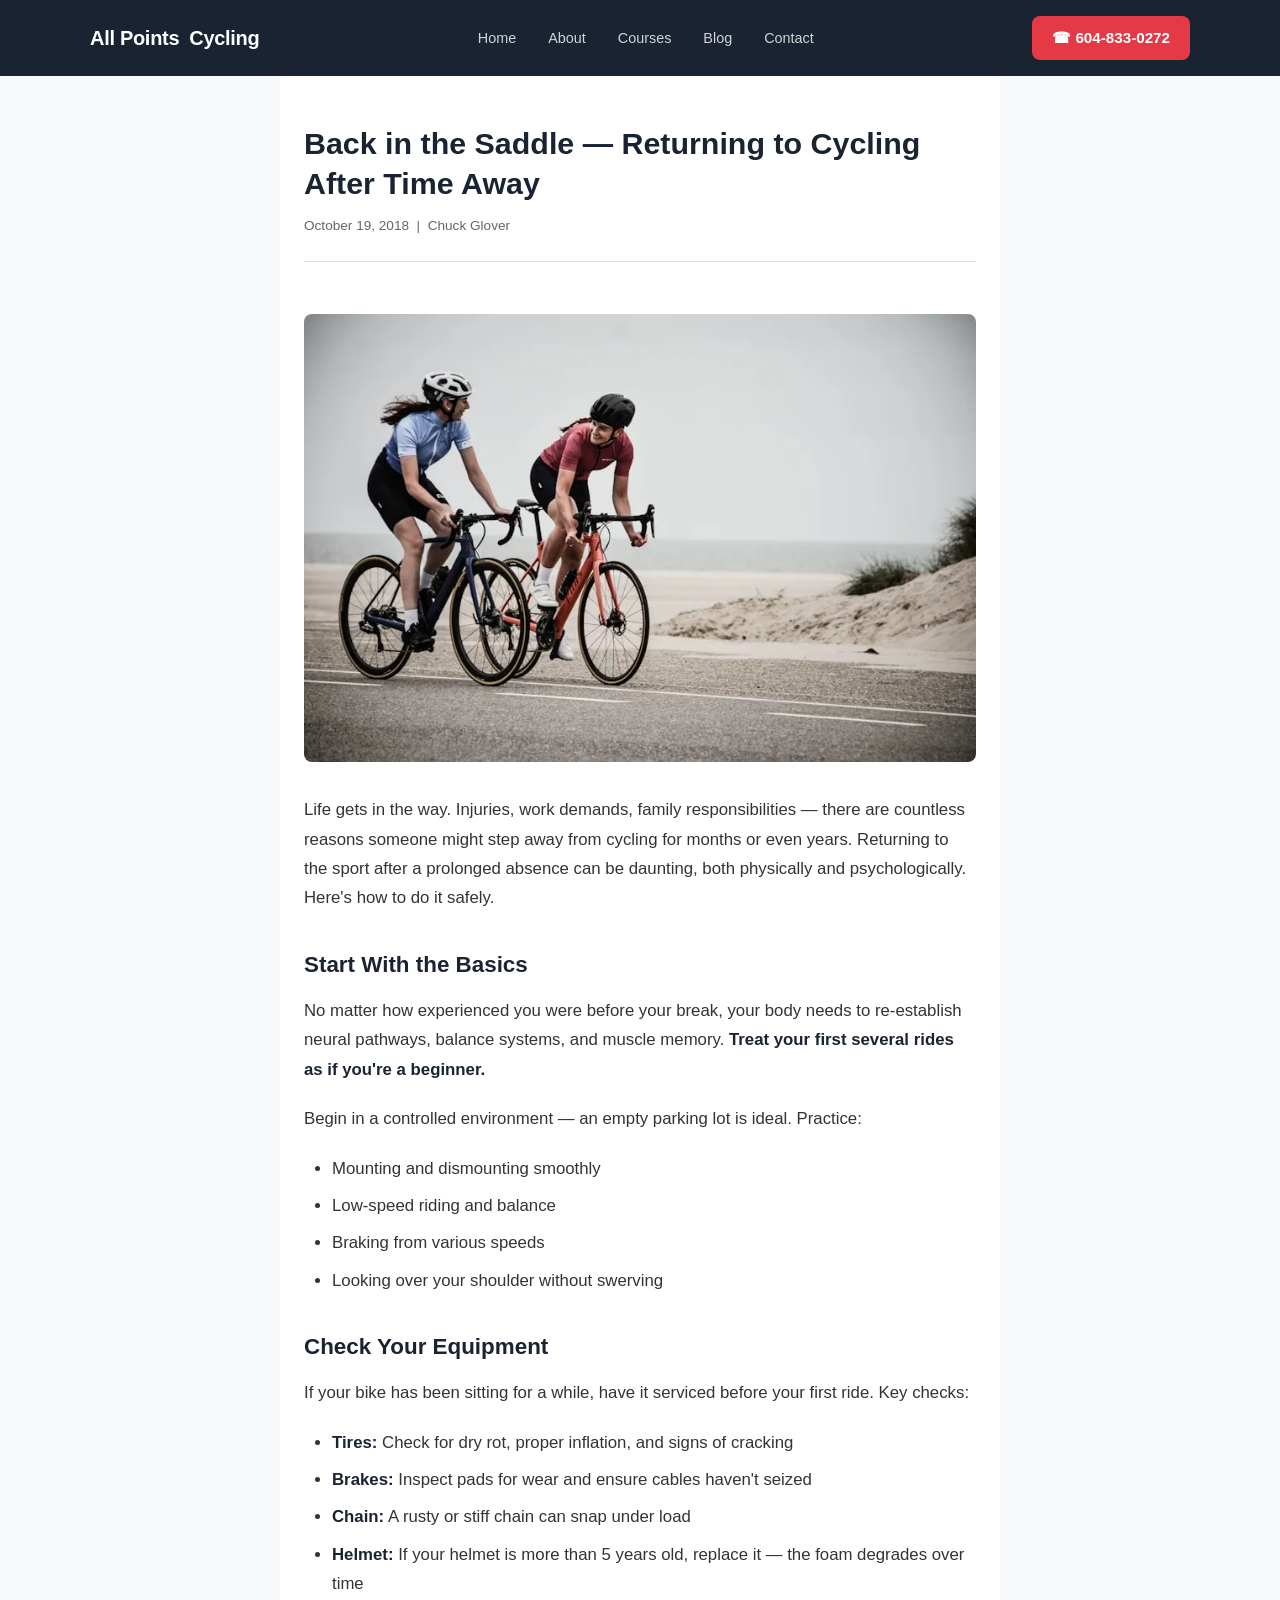
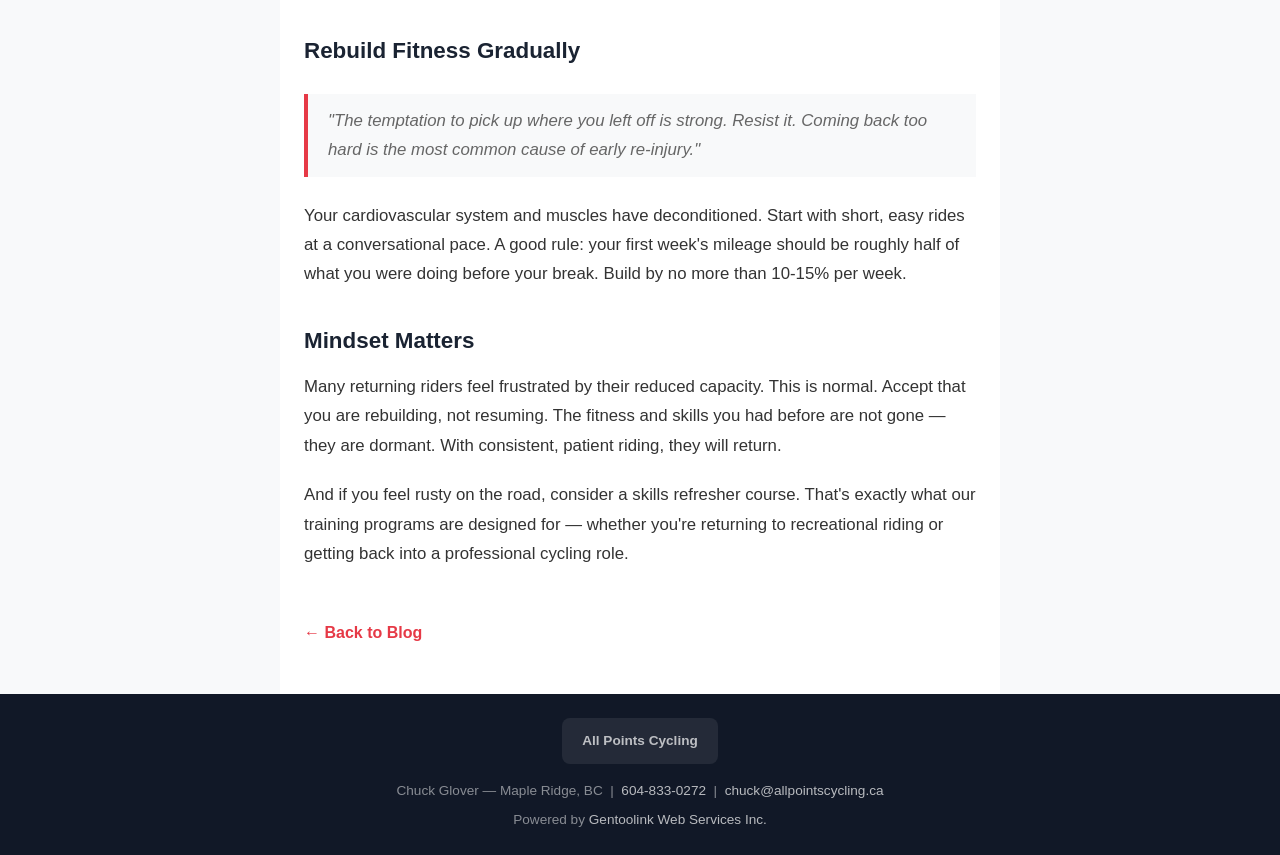
<file: blog/2018-10-19-back-in-saddle.html>
<!DOCTYPE html>
<html lang="en">
<head>
  <meta charset="UTF-8">
  <meta name="viewport" content="width=device-width, initial-scale=1.0">
  <title>Back in the Saddle — Returning to Cycling After Time Away — All Points Cycling</title>
  <meta name="description" content="Taking a break from cycling doesn't mean starting over. Here's how to return to riding safely and with confidence.">
  <link rel="stylesheet" href="../shared/style.css">
  <link rel="stylesheet" href="../../style.css">
  <!-- Google tag (gtag.js) -->
  <script async src="https://www.googletagmanager.com/gtag/js?id=G-P5FZ1QZW6N"></script>
  <script>
    window.dataLayer = window.dataLayer || [];
    function gtag(){dataLayer.push(arguments);}
    gtag('js', new Date());
    gtag('config', 'G-P5FZ1QZW6N');
  </script>
</head>
<body>

<header class="site-header">
  <div class="inner">
    <a href="../../index.html" class="logo">All Points <span>Cycling</span></a>
    <button class="nav-toggle" aria-label="Toggle navigation">☰</button>
    <nav class="main-nav">
      <a href="../../index.html">Home</a>
      <a href="../../about.html">About</a>
      <a href="../../courses.html">Courses</a>
      <a href="index.html">Blog</a>
      <a href="../../contact.html">Contact</a>
    </nav>
    <a href="tel:+16048330272" class="header-phone">☎ 604-833-0272</a>
  </div>
</header>

<article class="post-content">
  <header class="post-header">
    <h1>Back in the Saddle — Returning to Cycling After Time Away</h1>
    <div class="post-meta">October 19, 2018 &nbsp;|&nbsp; Chuck Glover</div>
  </header>

  <div class="post-body">
    <img src="../assets/images/mountain-bike.webp" alt="Mountain bike on trail" style="width:100%;border-radius:8px;margin-bottom:24px;">

    <p>Life gets in the way. Injuries, work demands, family responsibilities — there are countless reasons someone might step away from cycling for months or even years. Returning to the sport after a prolonged absence can be daunting, both physically and psychologically. Here's how to do it safely.</p>

    <h2>Start With the Basics</h2>

    <p>No matter how experienced you were before your break, your body needs to re-establish neural pathways, balance systems, and muscle memory. <strong>Treat your first several rides as if you're a beginner.</strong></p>

    <p>Begin in a controlled environment — an empty parking lot is ideal. Practice:</p>
    <ul>
      <li>Mounting and dismounting smoothly</li>
      <li>Low-speed riding and balance</li>
      <li>Braking from various speeds</li>
      <li>Looking over your shoulder without swerving</li>
    </ul>

    <h2>Check Your Equipment</h2>

    <p>If your bike has been sitting for a while, have it serviced before your first ride. Key checks:</p>
    <ul>
      <li><strong>Tires:</strong> Check for dry rot, proper inflation, and signs of cracking</li>
      <li><strong>Brakes:</strong> Inspect pads for wear and ensure cables haven't seized</li>
      <li><strong>Chain:</strong> A rusty or stiff chain can snap under load</li>
      <li><strong>Helmet:</strong> If your helmet is more than 5 years old, replace it — the foam degrades over time</li>
    </ul>

    <h2>Rebuild Fitness Gradually</h2>

    <blockquote>
      "The temptation to pick up where you left off is strong. Resist it. Coming back too hard is the most common cause of early re-injury."
    </blockquote>

    <p>Your cardiovascular system and muscles have deconditioned. Start with short, easy rides at a conversational pace. A good rule: your first week's mileage should be roughly half of what you were doing before your break. Build by no more than 10-15% per week.</p>

    <h2>Mindset Matters</h2>

    <p>Many returning riders feel frustrated by their reduced capacity. This is normal. Accept that you are rebuilding, not resuming. The fitness and skills you had before are not gone — they are dormant. With consistent, patient riding, they will return.</p>

    <p>And if you feel rusty on the road, consider a skills refresher course. That's exactly what our training programs are designed for — whether you're returning to recreational riding or getting back into a professional cycling role.</p>
  </div>

  <a href="index.html" class="back-link">← Back to Blog</a>
</article>

<footer class="site-footer">
  <div class="footer-logos">
    <div class="footer-logo-badge">All Points Cycling</div>
  </div>
  <p>Chuck Glover — Maple Ridge, BC &nbsp;|&nbsp; <a href="tel:+16048330272">604-833-0272</a> &nbsp;|&nbsp; <a href="mailto:chuck@allpointscycling.ca">chuck@allpointscycling.ca</a></p>
  <p style="margin-top: 8px;">Powered by <a href="https://www.gentoolinkwebservices.com" target="_blank">Gentoolink Web Services Inc.</a></p>
</footer>

<script src="../script.js"></script>
</body>
</html>
</file>
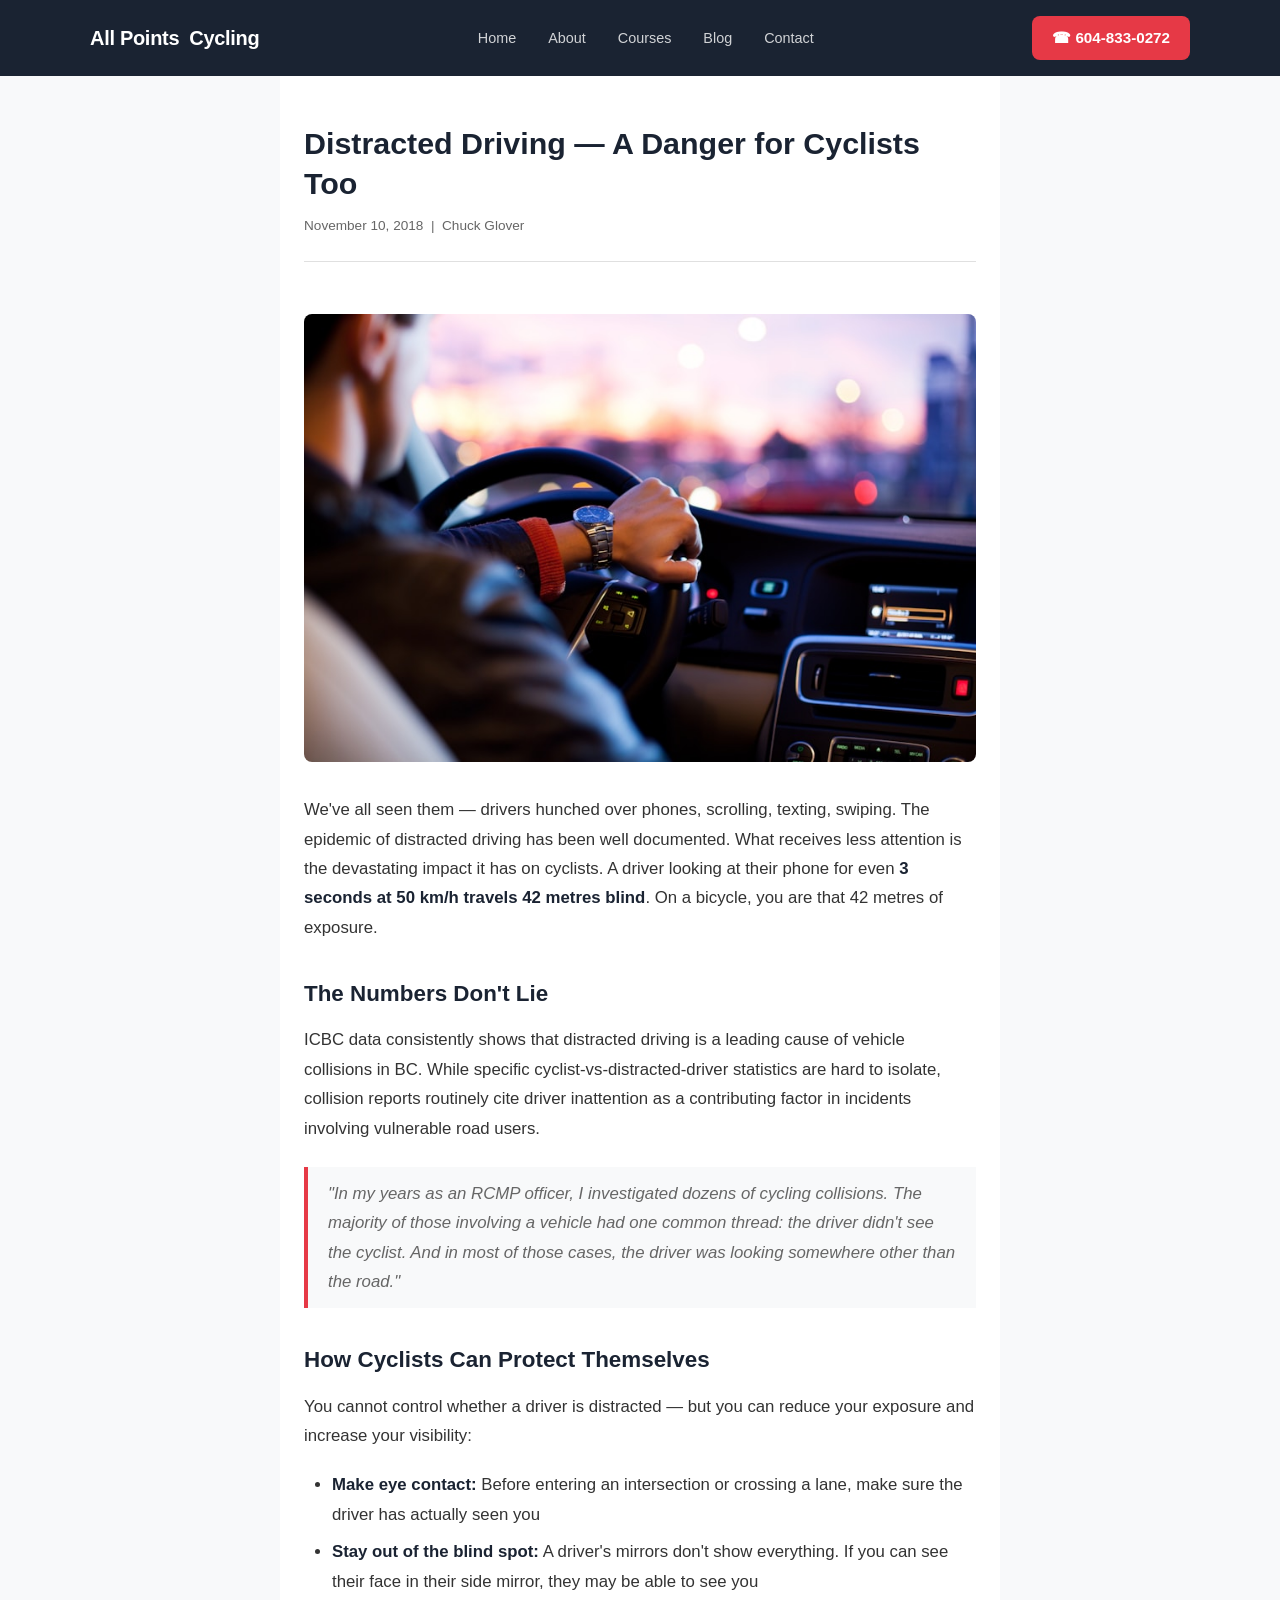
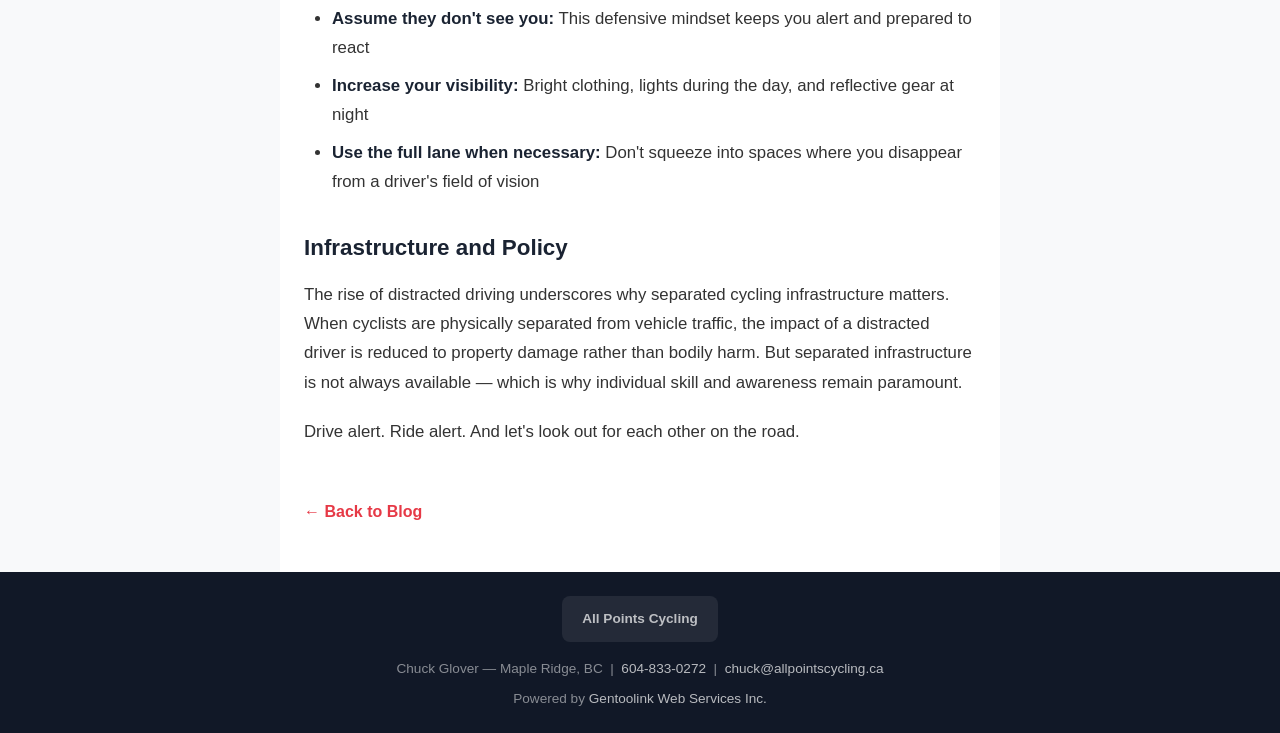
<file: blog/2018-11-10-distracted-driving.html>
<!DOCTYPE html>
<html lang="en">
<head>
  <meta charset="UTF-8">
  <meta name="viewport" content="width=device-width, initial-scale=1.0">
  <title>Distracted Driving — A Danger for Cyclists Too — All Points Cycling</title>
  <meta name="description" content="When drivers are distracted, cyclists pay the price. Understanding this risk is the first step to protecting yourself.">
  <link rel="stylesheet" href="../shared/style.css">
  <link rel="stylesheet" href="../../style.css">
  <!-- Google tag (gtag.js) -->
  <script async src="https://www.googletagmanager.com/gtag/js?id=G-P5FZ1QZW6N"></script>
  <script>
    window.dataLayer = window.dataLayer || [];
    function gtag(){dataLayer.push(arguments);}
    gtag('js', new Date());
    gtag('config', 'G-P5FZ1QZW6N');
  </script>
</head>
<body>

<header class="site-header">
  <div class="inner">
    <a href="../../index.html" class="logo">All Points <span>Cycling</span></a>
    <button class="nav-toggle" aria-label="Toggle navigation">☰</button>
    <nav class="main-nav">
      <a href="../../index.html">Home</a>
      <a href="../../about.html">About</a>
      <a href="../../courses.html">Courses</a>
      <a href="index.html">Blog</a>
      <a href="../../contact.html">Contact</a>
    </nav>
    <a href="tel:+16048330272" class="header-phone">☎ 604-833-0272</a>
  </div>
</header>

<article class="post-content">
  <header class="post-header">
    <h1>Distracted Driving — A Danger for Cyclists Too</h1>
    <div class="post-meta">November 10, 2018 &nbsp;|&nbsp; Chuck Glover</div>
  </header>

  <div class="post-body">
    <img src="../assets/images/cycling-highway.webp" alt="Road" style="width:100%;border-radius:8px;margin-bottom:24px;">

    <p>We've all seen them — drivers hunched over phones, scrolling, texting, swiping. The epidemic of distracted driving has been well documented. What receives less attention is the devastating impact it has on cyclists. A driver looking at their phone for even <strong>3 seconds at 50 km/h travels 42 metres blind</strong>. On a bicycle, you are that 42 metres of exposure.</p>

    <h2>The Numbers Don't Lie</h2>

    <p>ICBC data consistently shows that distracted driving is a leading cause of vehicle collisions in BC. While specific cyclist-vs-distracted-driver statistics are hard to isolate, collision reports routinely cite driver inattention as a contributing factor in incidents involving vulnerable road users.</p>

    <blockquote>
      "In my years as an RCMP officer, I investigated dozens of cycling collisions. The majority of those involving a vehicle had one common thread: the driver didn't see the cyclist. And in most of those cases, the driver was looking somewhere other than the road."
    </blockquote>

    <h2>How Cyclists Can Protect Themselves</h2>

    <p>You cannot control whether a driver is distracted — but you can reduce your exposure and increase your visibility:</p>

    <ul>
      <li><strong>Make eye contact:</strong> Before entering an intersection or crossing a lane, make sure the driver has actually seen you</li>
      <li><strong>Stay out of the blind spot:</strong> A driver's mirrors don't show everything. If you can see their face in their side mirror, they may be able to see you</li>
      <li><strong>Assume they don't see you:</strong> This defensive mindset keeps you alert and prepared to react</li>
      <li><strong>Increase your visibility:</strong> Bright clothing, lights during the day, and reflective gear at night</li>
      <li><strong>Use the full lane when necessary:</strong> Don't squeeze into spaces where you disappear from a driver's field of vision</li>
    </ul>

    <h2>Infrastructure and Policy</h2>

    <p>The rise of distracted driving underscores why separated cycling infrastructure matters. When cyclists are physically separated from vehicle traffic, the impact of a distracted driver is reduced to property damage rather than bodily harm. But separated infrastructure is not always available — which is why individual skill and awareness remain paramount.</p>

    <p>Drive alert. Ride alert. And let's look out for each other on the road.</p>
  </div>

  <a href="index.html" class="back-link">← Back to Blog</a>
</article>

<footer class="site-footer">
  <div class="footer-logos">
    <div class="footer-logo-badge">All Points Cycling</div>
  </div>
  <p>Chuck Glover — Maple Ridge, BC &nbsp;|&nbsp; <a href="tel:+16048330272">604-833-0272</a> &nbsp;|&nbsp; <a href="mailto:chuck@allpointscycling.ca">chuck@allpointscycling.ca</a></p>
  <p style="margin-top: 8px;">Powered by <a href="https://www.gentoolinkwebservices.com" target="_blank">Gentoolink Web Services Inc.</a></p>
</footer>

<script src="../script.js"></script>
</body>
</html>
</file>
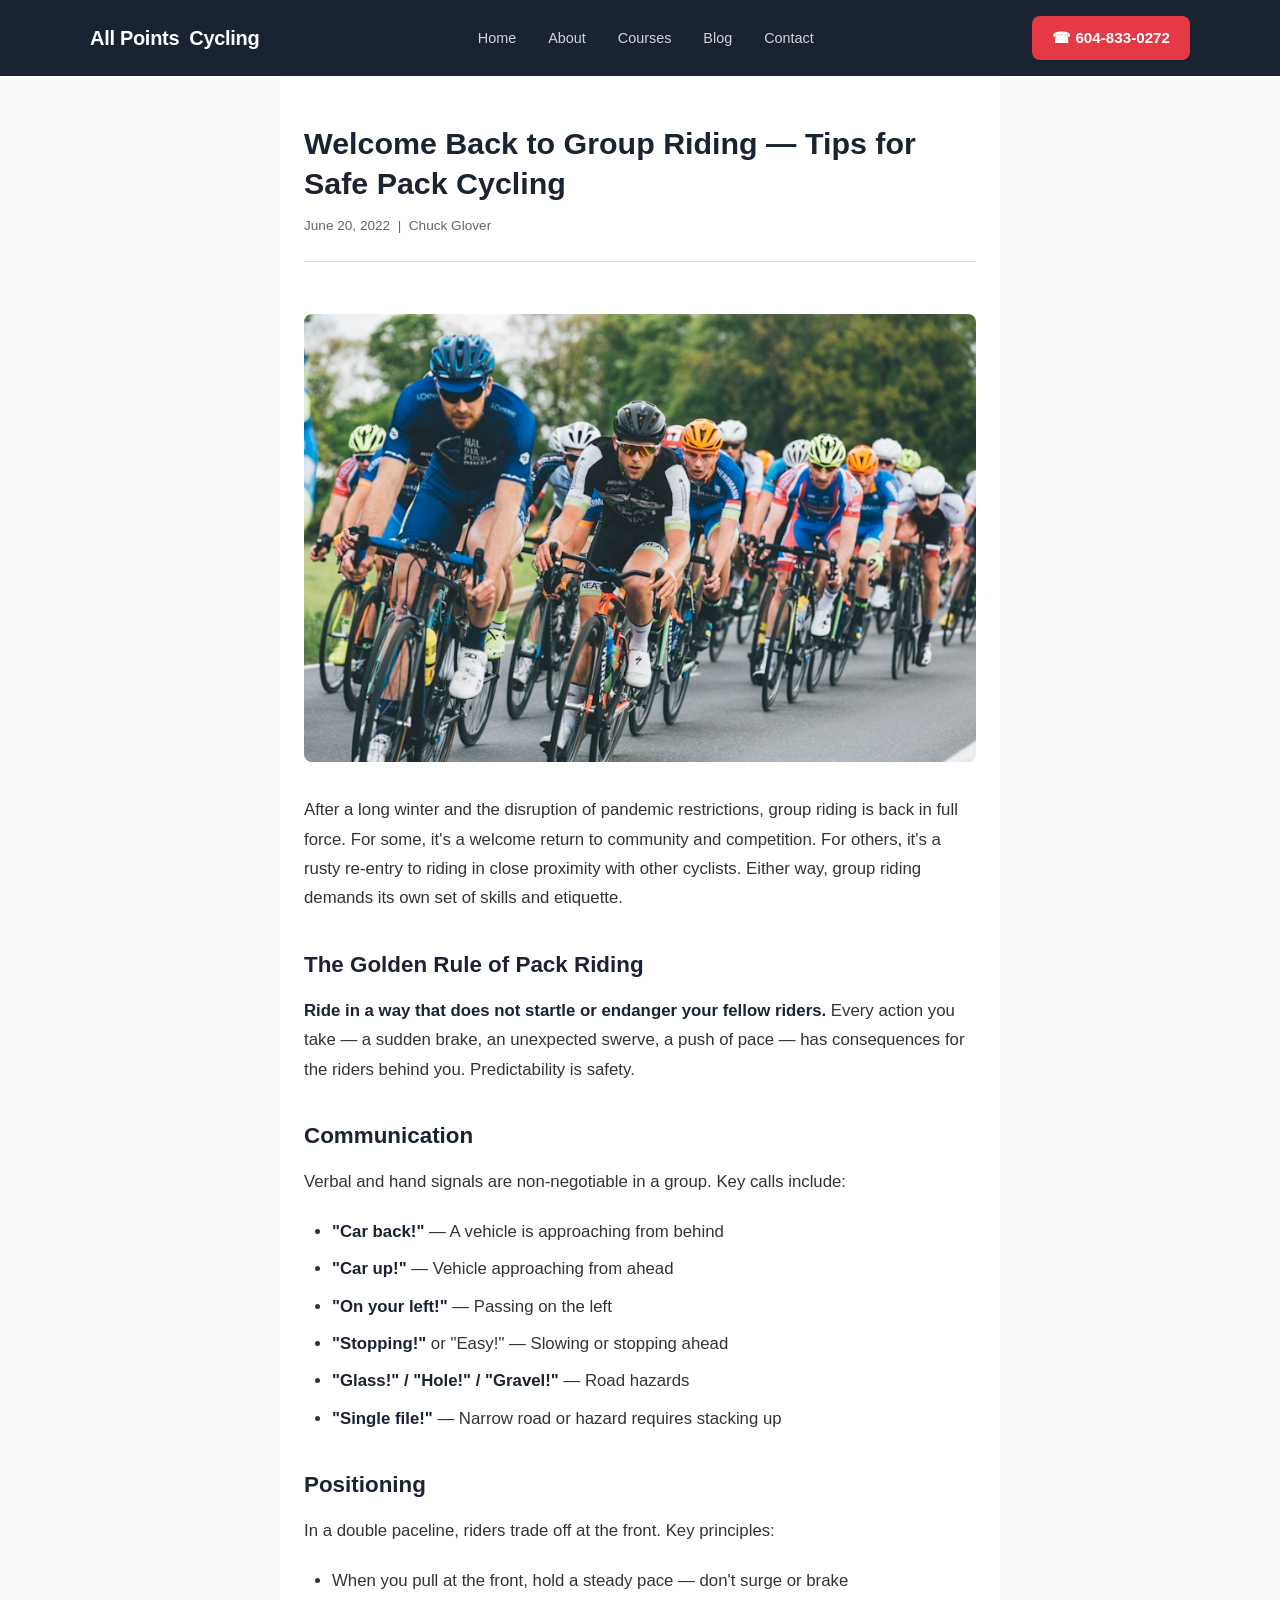
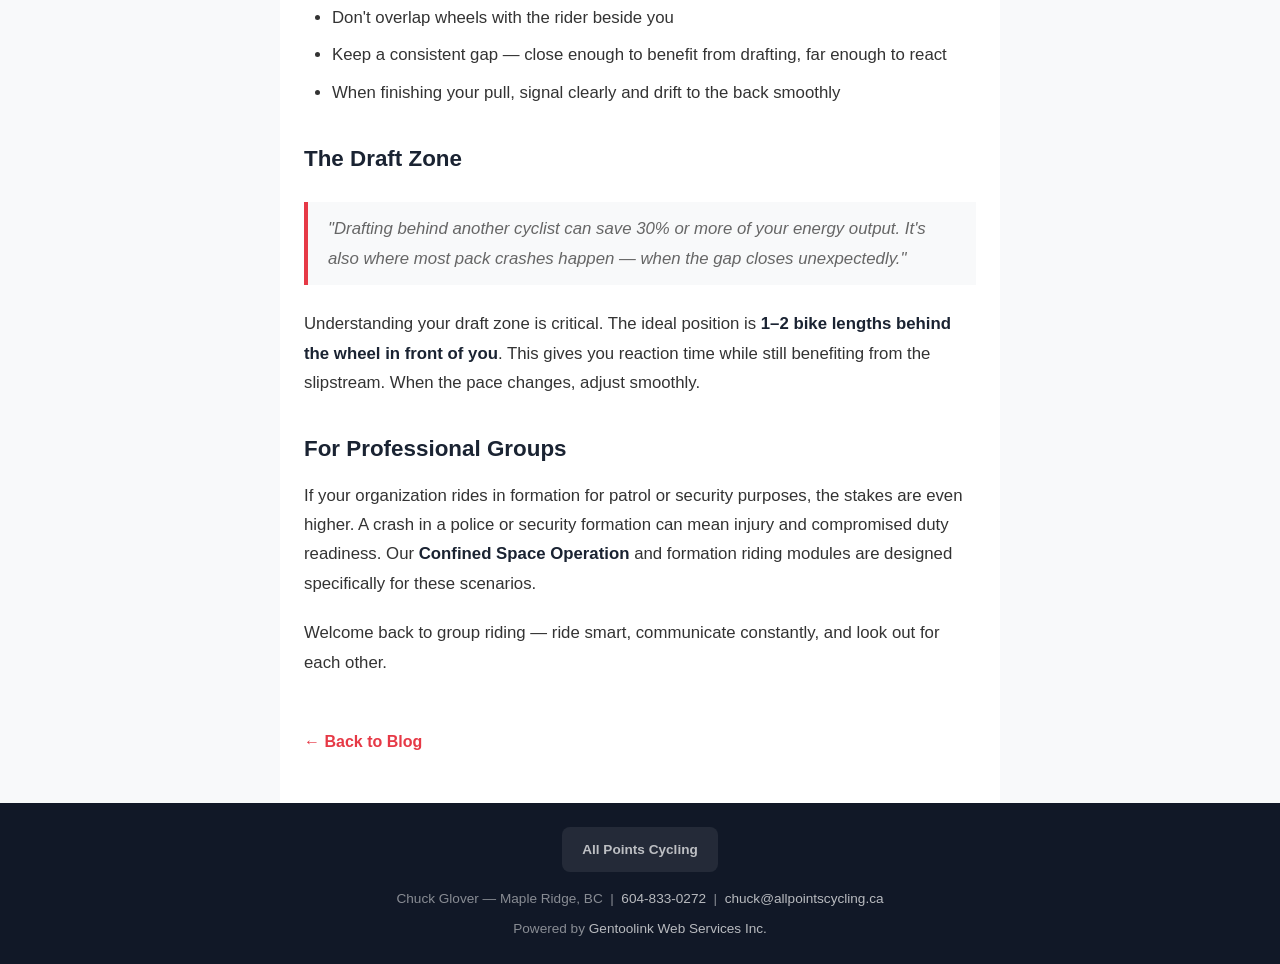
<file: blog/2022-06-20-welcome-back.html>
<!DOCTYPE html>
<html lang="en">
<head>
  <meta charset="UTF-8">
  <meta name="viewport" content="width=device-width, initial-scale=1.0">
  <title>Welcome Back to Group Riding — Tips for Safe Pack Cycling — All Points Cycling</title>
  <meta name="description" content="Group riding offers unique challenges and rewards. Communication and mutual awareness are the keys to safe pack riding.">
  <link rel="stylesheet" href="../shared/style.css">
  <link rel="stylesheet" href="../../style.css">
  <!-- Google tag (gtag.js) -->
  <script async src="https://www.googletagmanager.com/gtag/js?id=G-P5FZ1QZW6N"></script>
  <script>
    window.dataLayer = window.dataLayer || [];
    function gtag(){dataLayer.push(arguments);}
    gtag('js', new Date());
    gtag('config', 'G-P5FZ1QZW6N');
  </script>
</head>
<body>

<header class="site-header">
  <div class="inner">
    <a href="../../index.html" class="logo">All Points <span>Cycling</span></a>
    <button class="nav-toggle" aria-label="Toggle navigation">☰</button>
    <nav class="main-nav">
      <a href="../../index.html">Home</a>
      <a href="../../about.html">About</a>
      <a href="../../courses.html">Courses</a>
      <a href="index.html">Blog</a>
      <a href="../../contact.html">Contact</a>
    </nav>
    <a href="tel:+16048330272" class="header-phone">☎ 604-833-0272</a>
  </div>
</header>

<article class="post-content">
  <header class="post-header">
    <h1>Welcome Back to Group Riding — Tips for Safe Pack Cycling</h1>
    <div class="post-meta">June 20, 2022 &nbsp;|&nbsp; Chuck Glover</div>
  </header>

  <div class="post-body">
    <img src="../assets/images/group-ride.webp" alt="Group ride" style="width:100%;border-radius:8px;margin-bottom:24px;">

    <p>After a long winter and the disruption of pandemic restrictions, group riding is back in full force. For some, it's a welcome return to community and competition. For others, it's a rusty re-entry to riding in close proximity with other cyclists. Either way, group riding demands its own set of skills and etiquette.</p>

    <h2>The Golden Rule of Pack Riding</h2>

    <p><strong> Ride in a way that does not startle or endanger your fellow riders.</strong> Every action you take — a sudden brake, an unexpected swerve, a push of pace — has consequences for the riders behind you. Predictability is safety.</p>

    <h2>Communication</h2>

    <p>Verbal and hand signals are non-negotiable in a group. Key calls include:</p>
    <ul>
      <li><strong>"Car back!"</strong> — A vehicle is approaching from behind</li>
      <li><strong>"Car up!"</strong> — Vehicle approaching from ahead</li>
      <li><strong>"On your left!"</strong> — Passing on the left</li>
      <li><strong>"Stopping!"</strong> or "Easy!" — Slowing or stopping ahead</li>
      <li><strong>"Glass!" / "Hole!" / "Gravel!"</strong> — Road hazards</li>
      <li><strong>"Single file!"</strong> — Narrow road or hazard requires stacking up</li>
    </ul>

    <h2>Positioning</h2>

    <p>In a double paceline, riders trade off at the front. Key principles:</p>
    <ul>
      <li>When you pull at the front, hold a steady pace — don't surge or brake</li>
      <li>Don't overlap wheels with the rider beside you</li>
      <li>Keep a consistent gap — close enough to benefit from drafting, far enough to react</li>
      <li>When finishing your pull, signal clearly and drift to the back smoothly</li>
    </ul>

    <h2>The Draft Zone</h2>

    <blockquote>
      "Drafting behind another cyclist can save 30% or more of your energy output. It's also where most pack crashes happen — when the gap closes unexpectedly."
    </blockquote>

    <p>Understanding your draft zone is critical. The ideal position is <strong>1–2 bike lengths behind the wheel in front of you</strong>. This gives you reaction time while still benefiting from the slipstream. When the pace changes, adjust smoothly.</p>

    <h2>For Professional Groups</h2>

    <p>If your organization rides in formation for patrol or security purposes, the stakes are even higher. A crash in a police or security formation can mean injury and compromised duty readiness. Our <strong>Confined Space Operation</strong> and formation riding modules are designed specifically for these scenarios.</p>

    <p>Welcome back to group riding — ride smart, communicate constantly, and look out for each other.</p>
  </div>

  <a href="index.html" class="back-link">← Back to Blog</a>
</article>

<footer class="site-footer">
  <div class="footer-logos">
    <div class="footer-logo-badge">All Points Cycling</div>
  </div>
  <p>Chuck Glover — Maple Ridge, BC &nbsp;|&nbsp; <a href="tel:+16048330272">604-833-0272</a> &nbsp;|&nbsp; <a href="mailto:chuck@allpointscycling.ca">chuck@allpointscycling.ca</a></p>
  <p style="margin-top: 8px;">Powered by <a href="https://www.gentoolinkwebservices.com" target="_blank">Gentoolink Web Services Inc.</a></p>
</footer>

<script src="../script.js"></script>
</body>
</html>
</file>
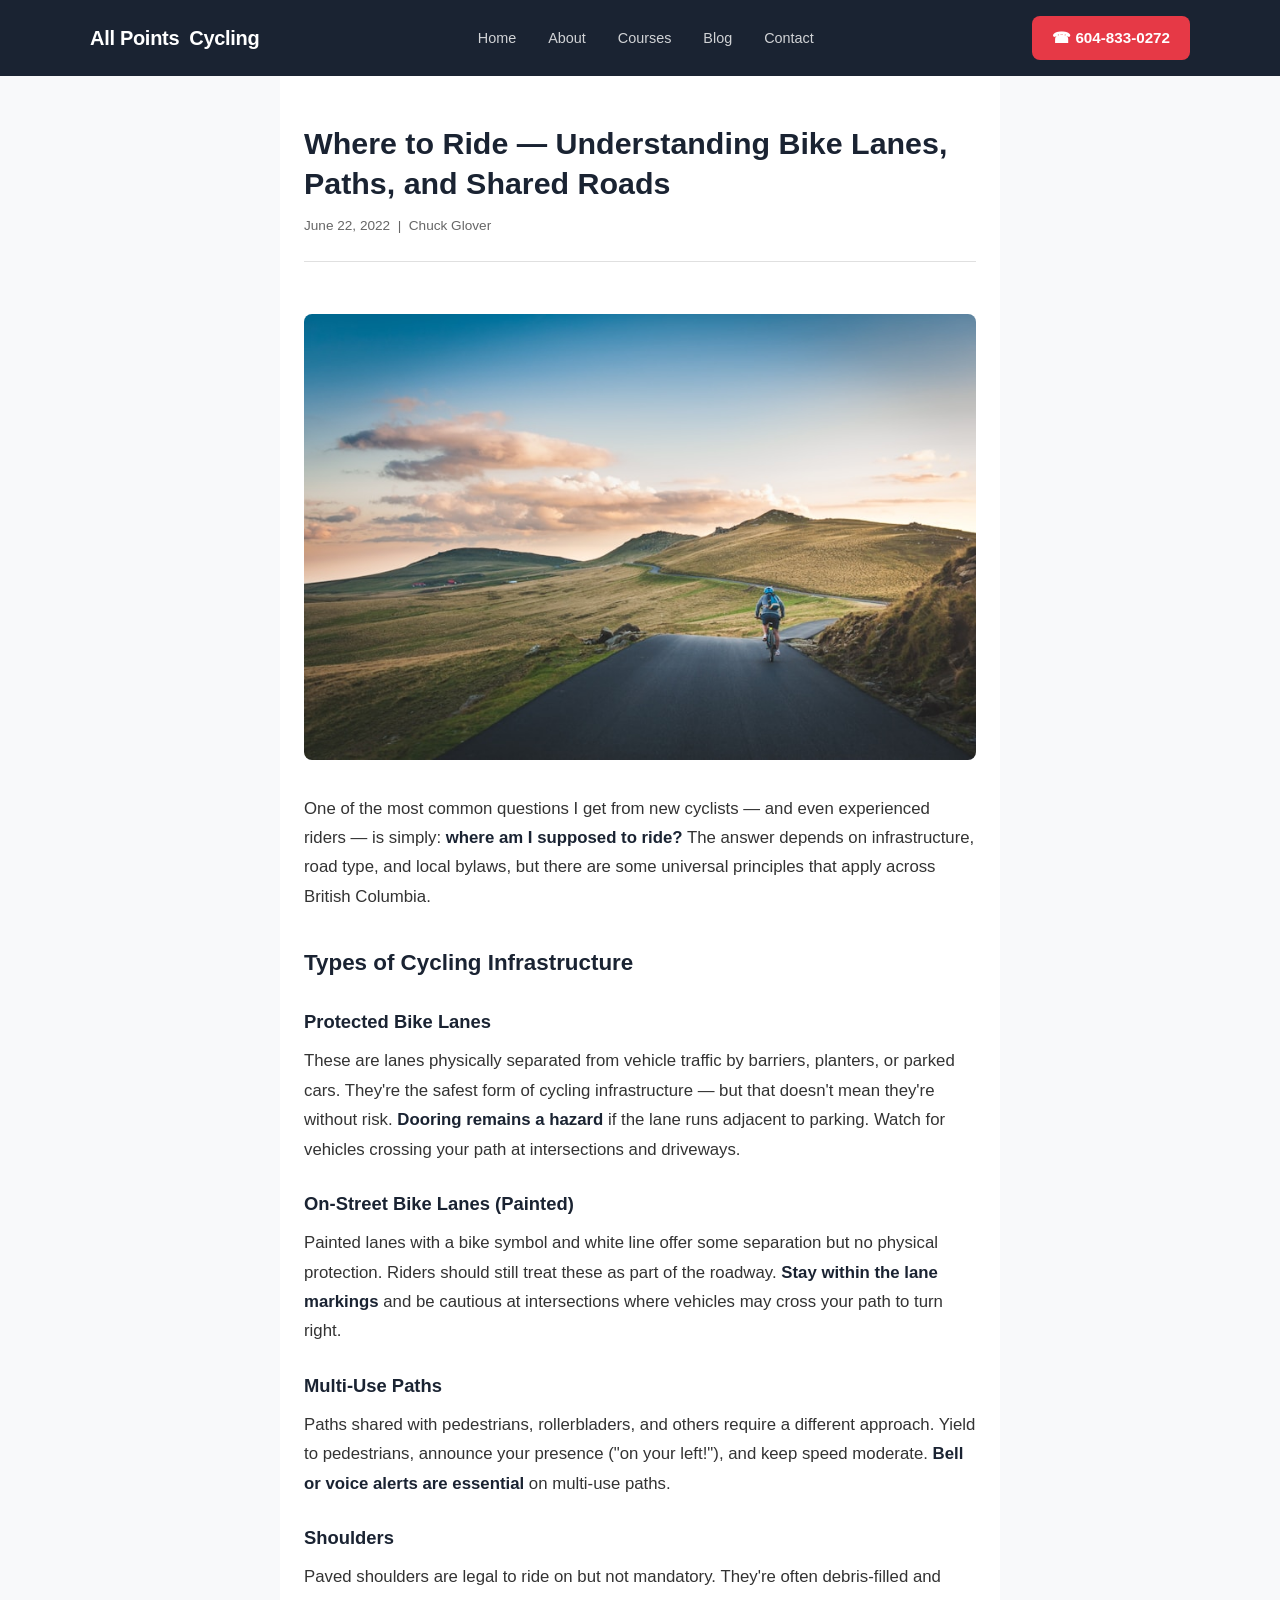
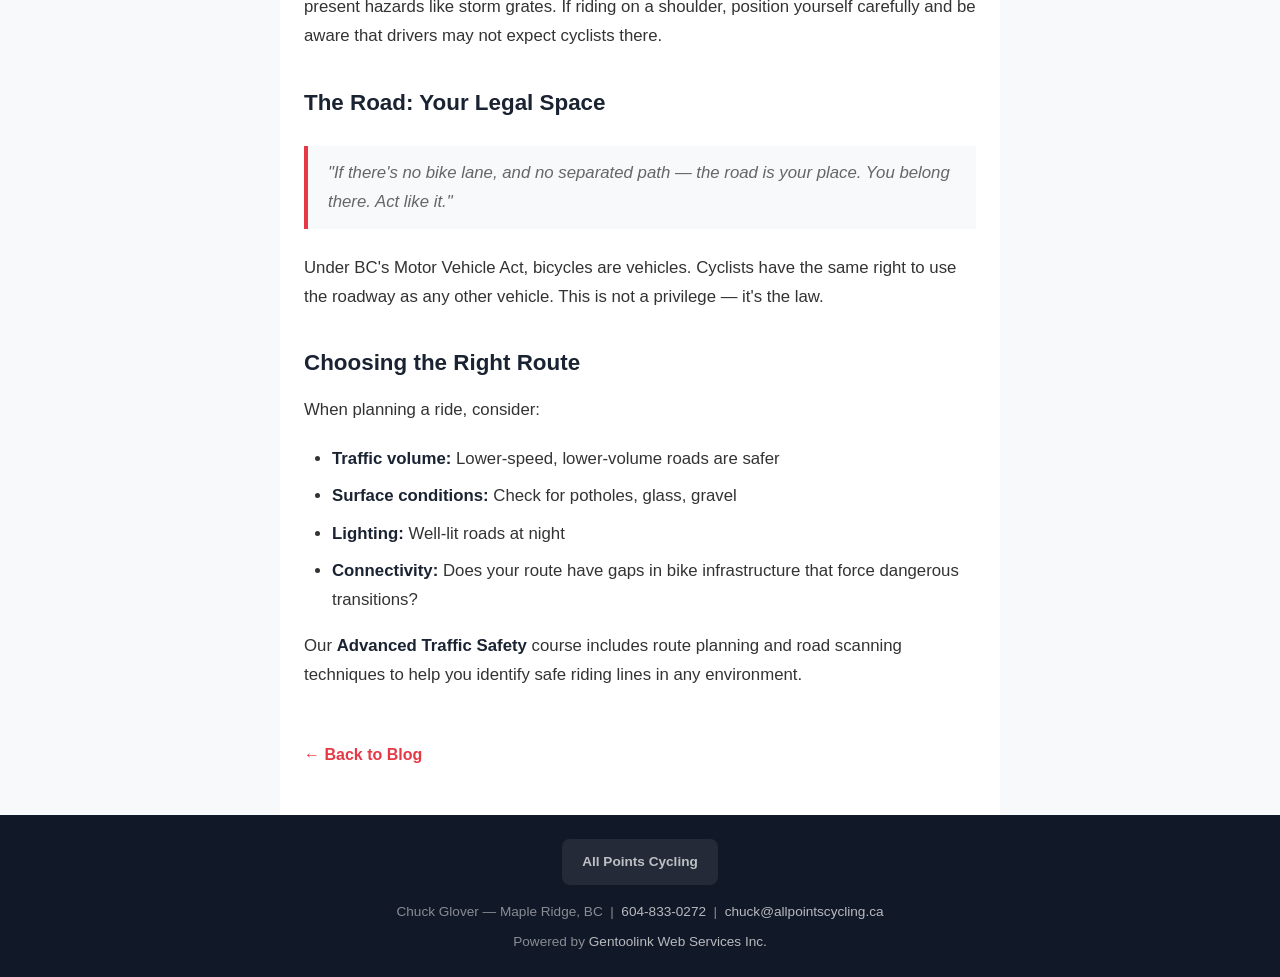
<file: blog/2022-06-22-where-to-ride.html>
<!DOCTYPE html>
<html lang="en">
<head>
  <meta charset="UTF-8">
  <meta name="viewport" content="width=device-width, initial-scale=1.0">
  <title>Where to Ride — Understanding Bike Lanes, Paths, and Shared Roads — All Points Cycling</title>
  <meta name="description" content="Knowing where you can and should ride is fundamental to safety. We break down the rules of the road for cyclists.">
  <link rel="stylesheet" href="../shared/style.css">
  <link rel="stylesheet" href="../../style.css">
  <!-- Google tag (gtag.js) -->
  <script async src="https://www.googletagmanager.com/gtag/js?id=G-P5FZ1QZW6N"></script>
  <script>
    window.dataLayer = window.dataLayer || [];
    function gtag(){dataLayer.push(arguments);}
    gtag('js', new Date());
    gtag('config', 'G-P5FZ1QZW6N');
  </script>
</head>
<body>

<header class="site-header">
  <div class="inner">
    <a href="../../index.html" class="logo">All Points <span>Cycling</span></a>
    <button class="nav-toggle" aria-label="Toggle navigation">☰</button>
    <nav class="main-nav">
      <a href="../../index.html">Home</a>
      <a href="../../about.html">About</a>
      <a href="../../courses.html">Courses</a>
      <a href="index.html">Blog</a>
      <a href="../../contact.html">Contact</a>
    </nav>
    <a href="tel:+16048330272" class="header-phone">☎ 604-833-0272</a>
  </div>
</header>

<article class="post-content">
  <header class="post-header">
    <h1>Where to Ride — Understanding Bike Lanes, Paths, and Shared Roads</h1>
    <div class="post-meta">June 22, 2022 &nbsp;|&nbsp; Chuck Glover</div>
  </header>

  <div class="post-body">
    <img src="../assets/images/cycling-traffic.webp" alt="Man on bike" style="width:100%;border-radius:8px;margin-bottom:24px;">

    <p>One of the most common questions I get from new cyclists — and even experienced riders — is simply: <strong>where am I supposed to ride?</strong> The answer depends on infrastructure, road type, and local bylaws, but there are some universal principles that apply across British Columbia.</p>

    <h2>Types of Cycling Infrastructure</h2>

    <h3>Protected Bike Lanes</h3>
    <p>These are lanes physically separated from vehicle traffic by barriers, planters, or parked cars. They're the safest form of cycling infrastructure — but that doesn't mean they're without risk. <strong>Dooring remains a hazard</strong> if the lane runs adjacent to parking. Watch for vehicles crossing your path at intersections and driveways.</p>

    <h3>On-Street Bike Lanes (Painted)</h3>
    <p>Painted lanes with a bike symbol and white line offer some separation but no physical protection. Riders should still treat these as part of the roadway. <strong>Stay within the lane markings</strong> and be cautious at intersections where vehicles may cross your path to turn right.</p>

    <h3>Multi-Use Paths</h3>
    <p>Paths shared with pedestrians, rollerbladers, and others require a different approach. Yield to pedestrians, announce your presence ("on your left!"), and keep speed moderate. <strong>Bell or voice alerts are essential</strong> on multi-use paths.</p>

    <h3>Shoulders</h3>
    <p>Paved shoulders are legal to ride on but not mandatory. They're often debris-filled and present hazards like storm grates. If riding on a shoulder, position yourself carefully and be aware that drivers may not expect cyclists there.</p>

    <h2>The Road: Your Legal Space</h2>

    <blockquote>
      "If there's no bike lane, and no separated path — the road is your place. You belong there. Act like it."
    </blockquote>

    <p>Under BC's Motor Vehicle Act, bicycles are vehicles. Cyclists have the same right to use the roadway as any other vehicle. This is not a privilege — it's the law.</p>

    <h2>Choosing the Right Route</h2>

    <p>When planning a ride, consider:</p>
    <ul>
      <li><strong>Traffic volume:</strong> Lower-speed, lower-volume roads are safer</li>
      <li><strong>Surface conditions:</strong> Check for potholes, glass, gravel</li>
      <li><strong>Lighting:</strong> Well-lit roads at night</li>
      <li><strong>Connectivity:</strong> Does your route have gaps in bike infrastructure that force dangerous transitions?</li>
    </ul>

    <p>Our <strong>Advanced Traffic Safety</strong> course includes route planning and road scanning techniques to help you identify safe riding lines in any environment.</p>
  </div>

  <a href="index.html" class="back-link">← Back to Blog</a>
</article>

<footer class="site-footer">
  <div class="footer-logos">
    <div class="footer-logo-badge">All Points Cycling</div>
  </div>
  <p>Chuck Glover — Maple Ridge, BC &nbsp;|&nbsp; <a href="tel:+16048330272">604-833-0272</a> &nbsp;|&nbsp; <a href="mailto:chuck@allpointscycling.ca">chuck@allpointscycling.ca</a></p>
  <p style="margin-top: 8px;">Powered by <a href="https://www.gentoolinkwebservices.com" target="_blank">Gentoolink Web Services Inc.</a></p>
</footer>

<script src="../script.js"></script>
</body>
</html>
</file>
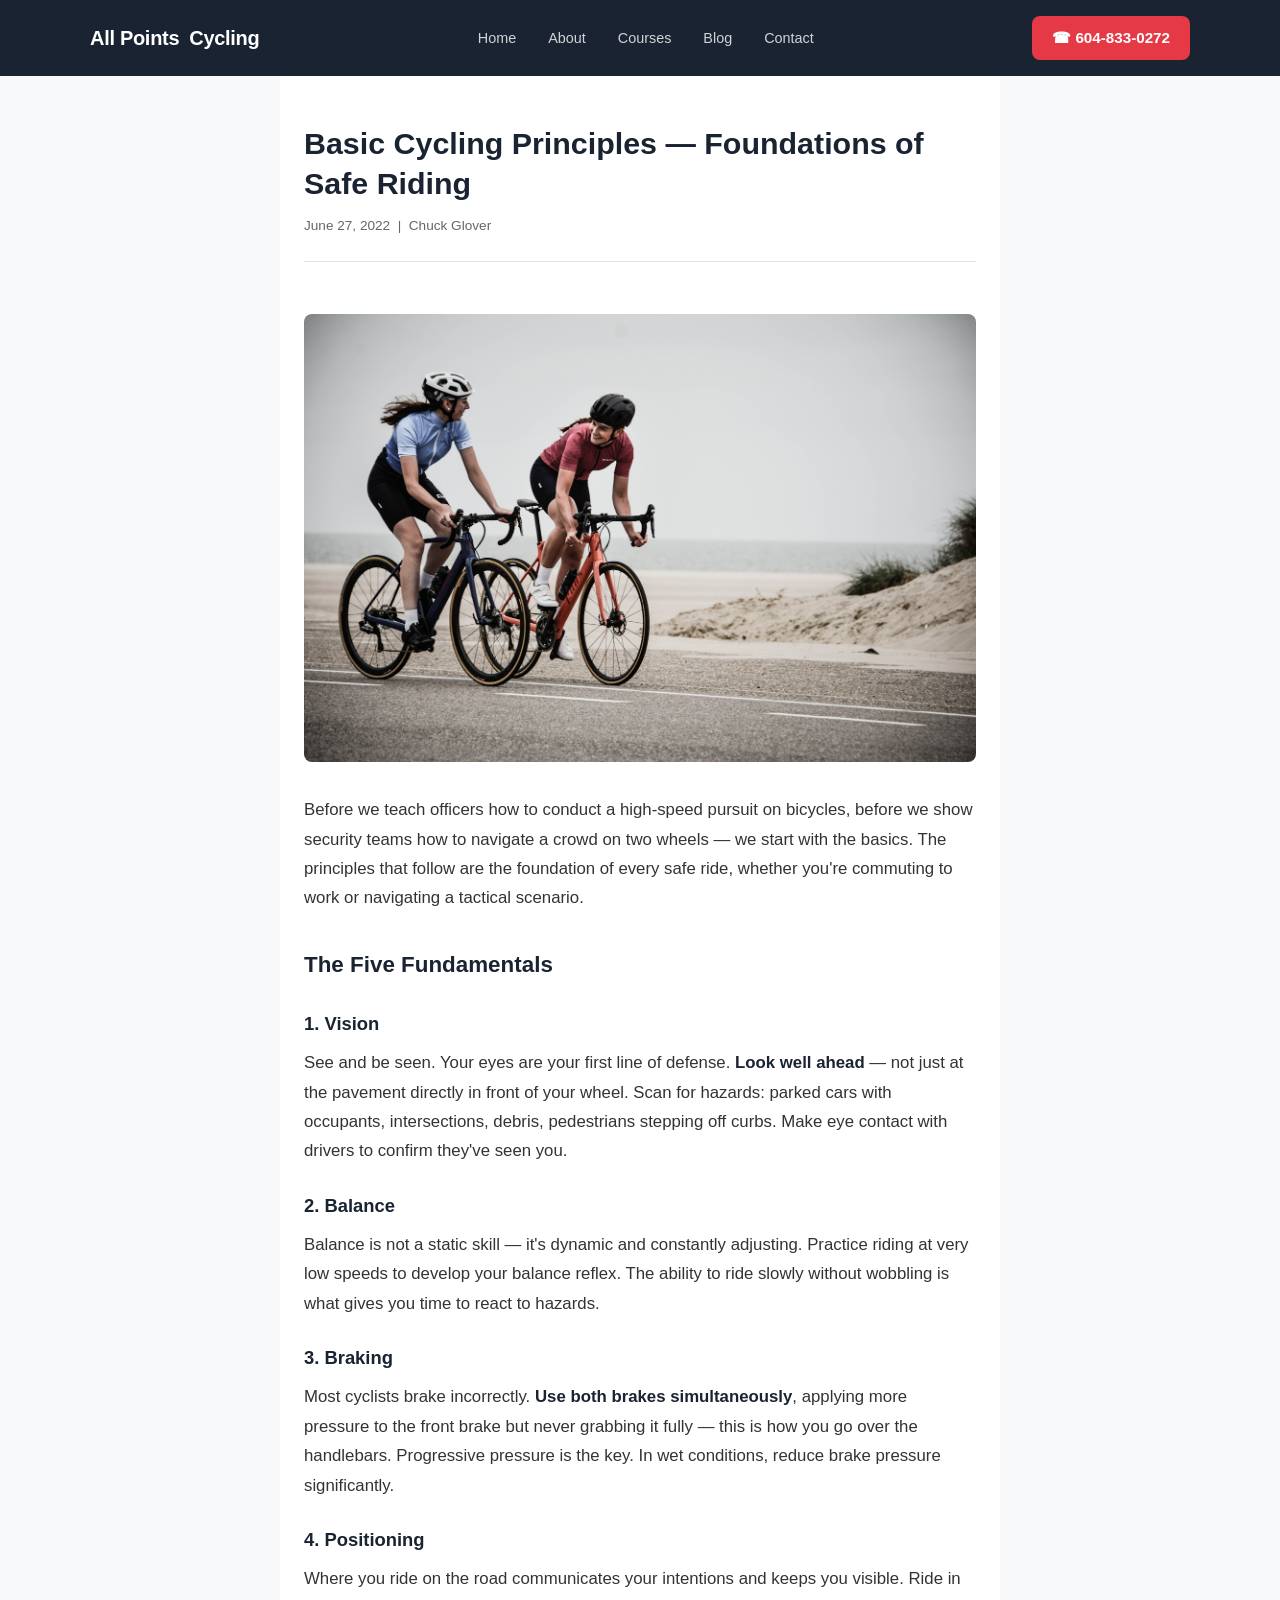
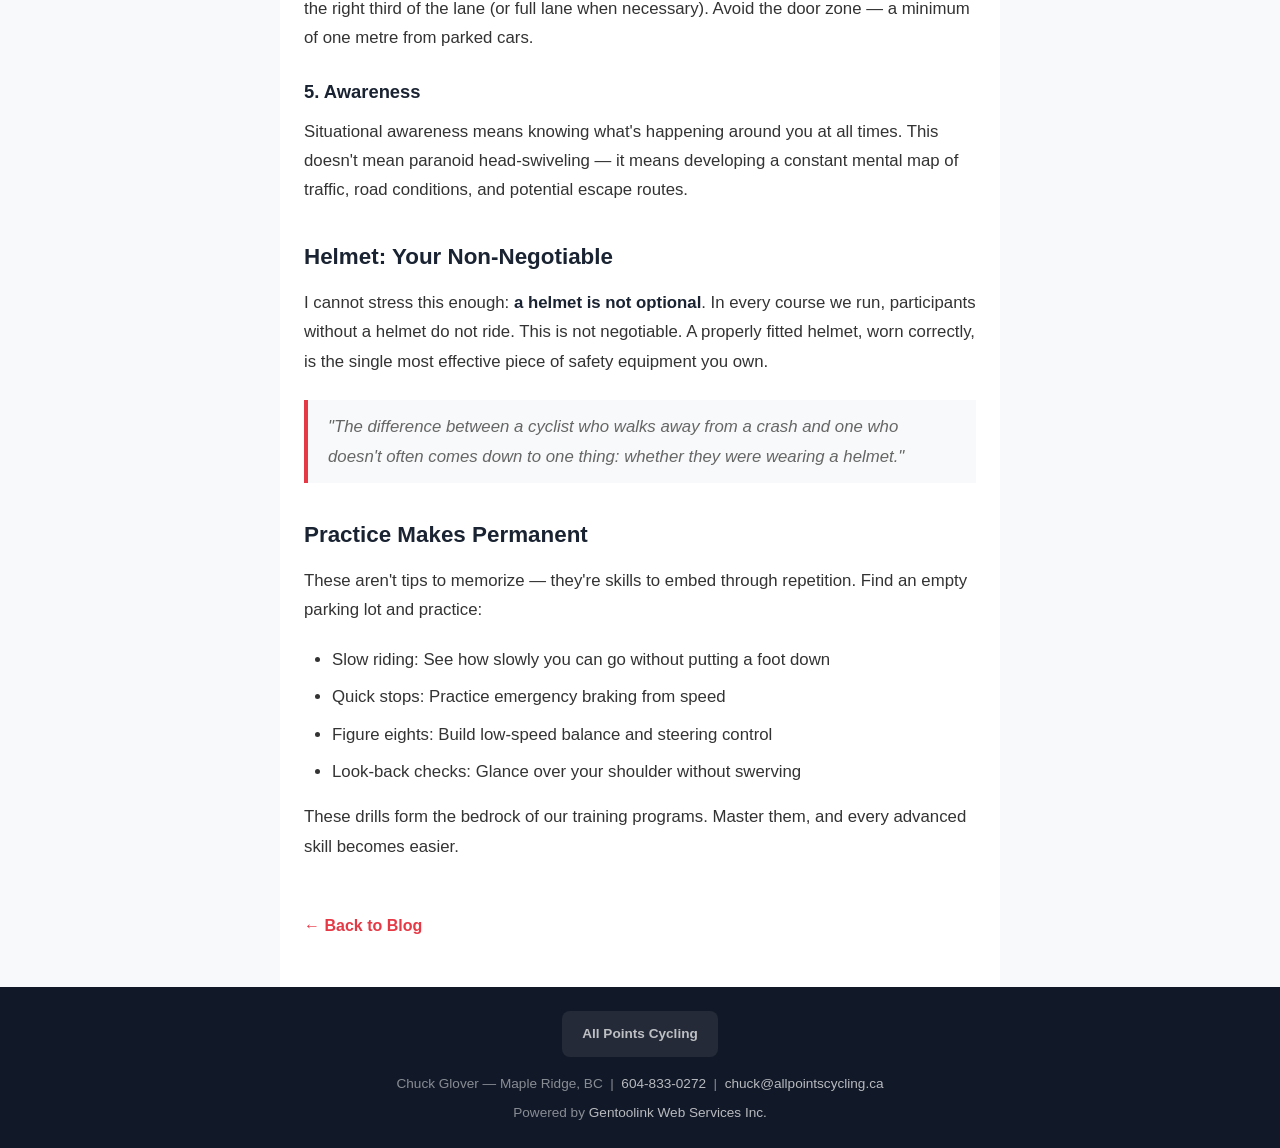
<file: blog/2022-06-27-basic-cycling-principles.html>
<!DOCTYPE html>
<html lang="en">
<head>
  <meta charset="UTF-8">
  <meta name="viewport" content="width=device-width, initial-scale=1.0">
  <title>Basic Cycling Principles — Foundations of Safe Riding — All Points Cycling</title>
  <meta name="description" content="Every skilled cyclist started with the basics. Today we revisit the foundational principles that keep riders safe.">
  <link rel="stylesheet" href="../shared/style.css">
  <link rel="stylesheet" href="../../style.css">
  <!-- Google tag (gtag.js) -->
  <script async src="https://www.googletagmanager.com/gtag/js?id=G-P5FZ1QZW6N"></script>
  <script>
    window.dataLayer = window.dataLayer || [];
    function gtag(){dataLayer.push(arguments);}
    gtag('js', new Date());
    gtag('config', 'G-P5FZ1QZW6N');
  </script>
</head>
<body>

<header class="site-header">
  <div class="inner">
    <a href="../../index.html" class="logo">All Points <span>Cycling</span></a>
    <button class="nav-toggle" aria-label="Toggle navigation">☰</button>
    <nav class="main-nav">
      <a href="../../index.html">Home</a>
      <a href="../../about.html">About</a>
      <a href="../../courses.html">Courses</a>
      <a href="index.html">Blog</a>
      <a href="../../contact.html">Contact</a>
    </nav>
    <a href="tel:+16048330272" class="header-phone">☎ 604-833-0272</a>
  </div>
</header>

<article class="post-content">
  <header class="post-header">
    <h1>Basic Cycling Principles — Foundations of Safe Riding</h1>
    <div class="post-meta">June 27, 2022 &nbsp;|&nbsp; Chuck Glover</div>
  </header>

  <div class="post-body">
    <img src="../assets/images/hero-bg.webp" alt="Cyclist" style="width:100%;border-radius:8px;margin-bottom:24px;">

    <p>Before we teach officers how to conduct a high-speed pursuit on bicycles, before we show security teams how to navigate a crowd on two wheels — we start with the basics. The principles that follow are the foundation of every safe ride, whether you're commuting to work or navigating a tactical scenario.</p>

    <h2>The Five Fundamentals</h2>

    <h3>1. Vision</h3>
    <p>See and be seen. Your eyes are your first line of defense. <strong>Look well ahead</strong> — not just at the pavement directly in front of your wheel. Scan for hazards: parked cars with occupants, intersections, debris, pedestrians stepping off curbs. Make eye contact with drivers to confirm they've seen you.</p>

    <h3>2. Balance</h3>
    <p>Balance is not a static skill — it's dynamic and constantly adjusting. Practice riding at very low speeds to develop your balance reflex. The ability to ride slowly without wobbling is what gives you time to react to hazards.</p>

    <h3>3. Braking</h3>
    <p>Most cyclists brake incorrectly. <strong>Use both brakes simultaneously</strong>, applying more pressure to the front brake but never grabbing it fully — this is how you go over the handlebars. Progressive pressure is the key. In wet conditions, reduce brake pressure significantly.</p>

    <h3>4. Positioning</h3>
    <p>Where you ride on the road communicates your intentions and keeps you visible. Ride in the right third of the lane (or full lane when necessary). Avoid the door zone — a minimum of one metre from parked cars.</p>

    <h3>5. Awareness</h3>
    <p>Situational awareness means knowing what's happening around you at all times. This doesn't mean paranoid head-swiveling — it means developing a constant mental map of traffic, road conditions, and potential escape routes.</p>

    <h2>Helmet: Your Non-Negotiable</h2>

    <p>I cannot stress this enough: <strong>a helmet is not optional</strong>. In every course we run, participants without a helmet do not ride. This is not negotiable. A properly fitted helmet, worn correctly, is the single most effective piece of safety equipment you own.</p>

    <blockquote>
      "The difference between a cyclist who walks away from a crash and one who doesn't often comes down to one thing: whether they were wearing a helmet."
    </blockquote>

    <h2>Practice Makes Permanent</h2>

    <p>These aren't tips to memorize — they're skills to embed through repetition. Find an empty parking lot and practice:</p>
    <ul>
      <li>Slow riding: See how slowly you can go without putting a foot down</li>
      <li>Quick stops: Practice emergency braking from speed</li>
      <li>Figure eights: Build low-speed balance and steering control</li>
      <li>Look-back checks: Glance over your shoulder without swerving</li>
    </ul>

    <p>These drills form the bedrock of our training programs. Master them, and every advanced skill becomes easier.</p>
  </div>

  <a href="index.html" class="back-link">← Back to Blog</a>
</article>

<footer class="site-footer">
  <div class="footer-logos">
    <div class="footer-logo-badge">All Points Cycling</div>
  </div>
  <p>Chuck Glover — Maple Ridge, BC &nbsp;|&nbsp; <a href="tel:+16048330272">604-833-0272</a> &nbsp;|&nbsp; <a href="mailto:chuck@allpointscycling.ca">chuck@allpointscycling.ca</a></p>
  <p style="margin-top: 8px;">Powered by <a href="https://www.gentoolinkwebservices.com" target="_blank">Gentoolink Web Services Inc.</a></p>
</footer>

<script src="../script.js"></script>
</body>
</html>
</file>
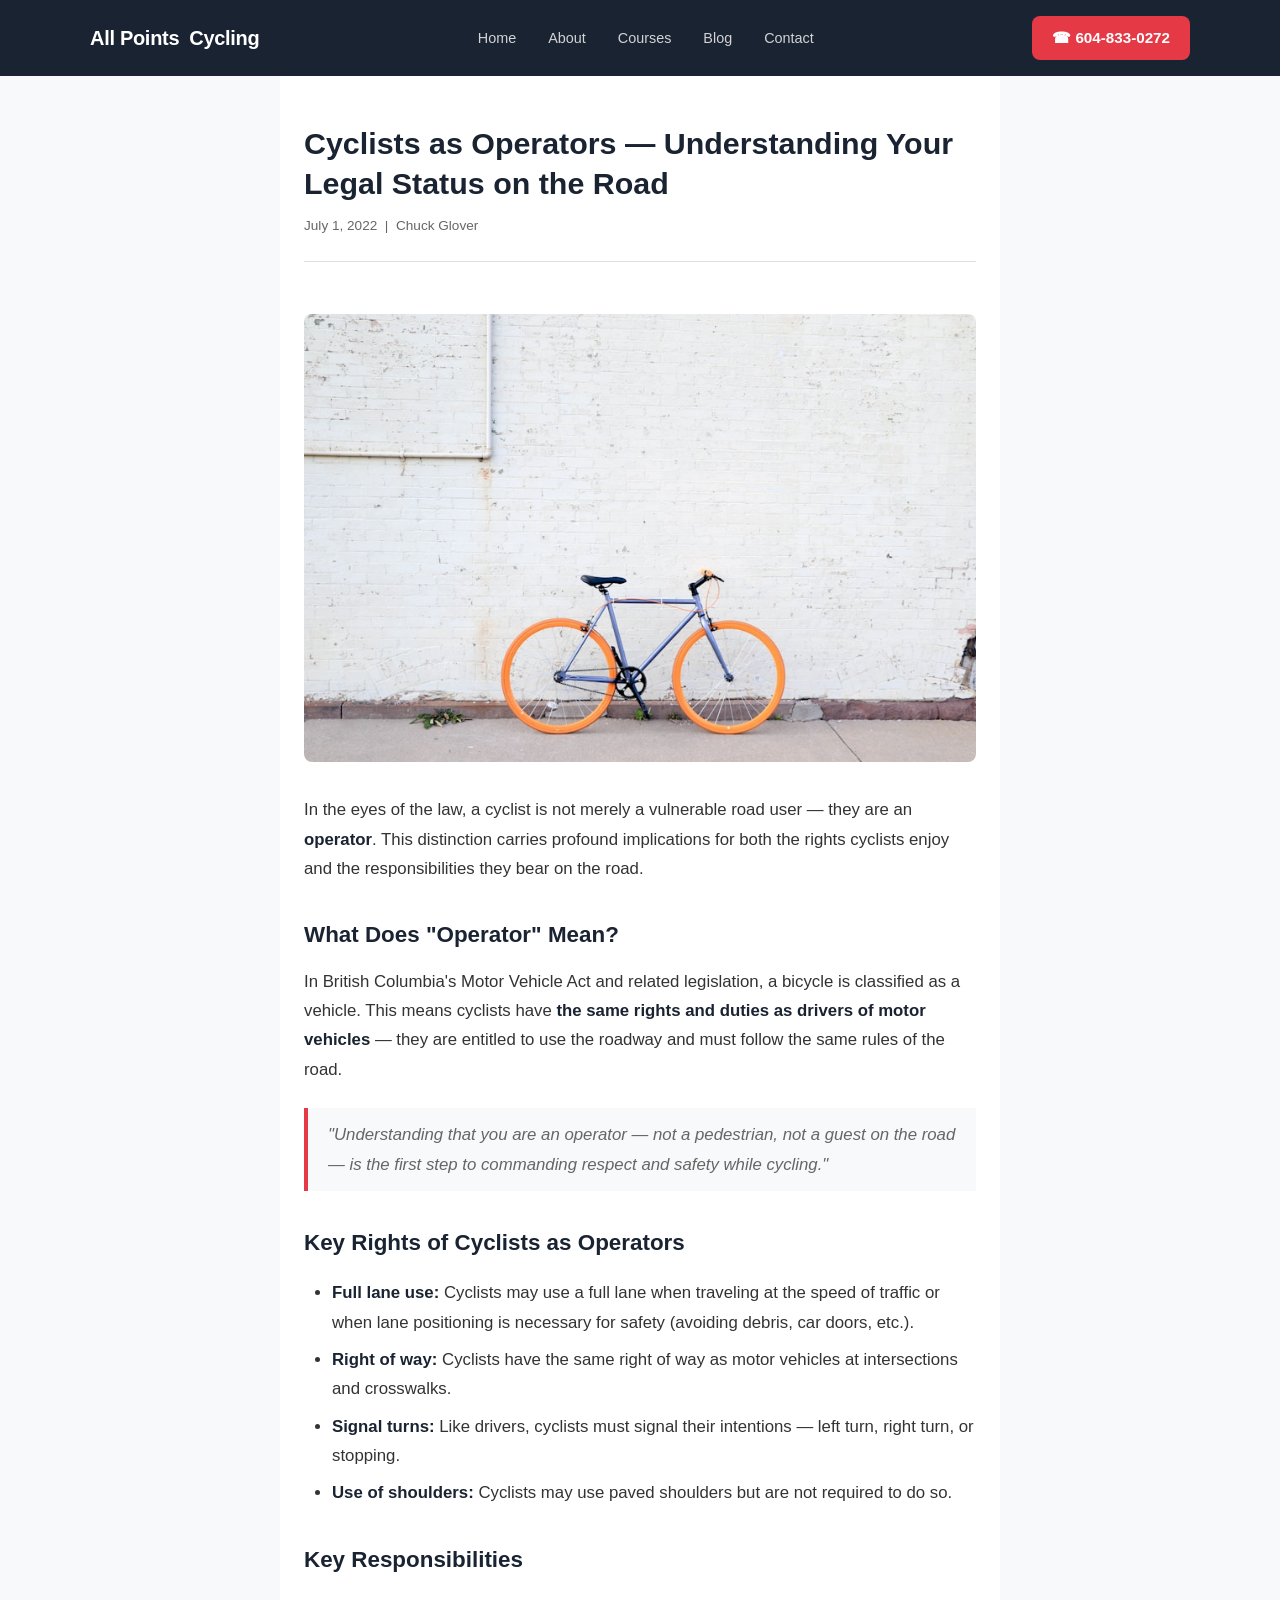
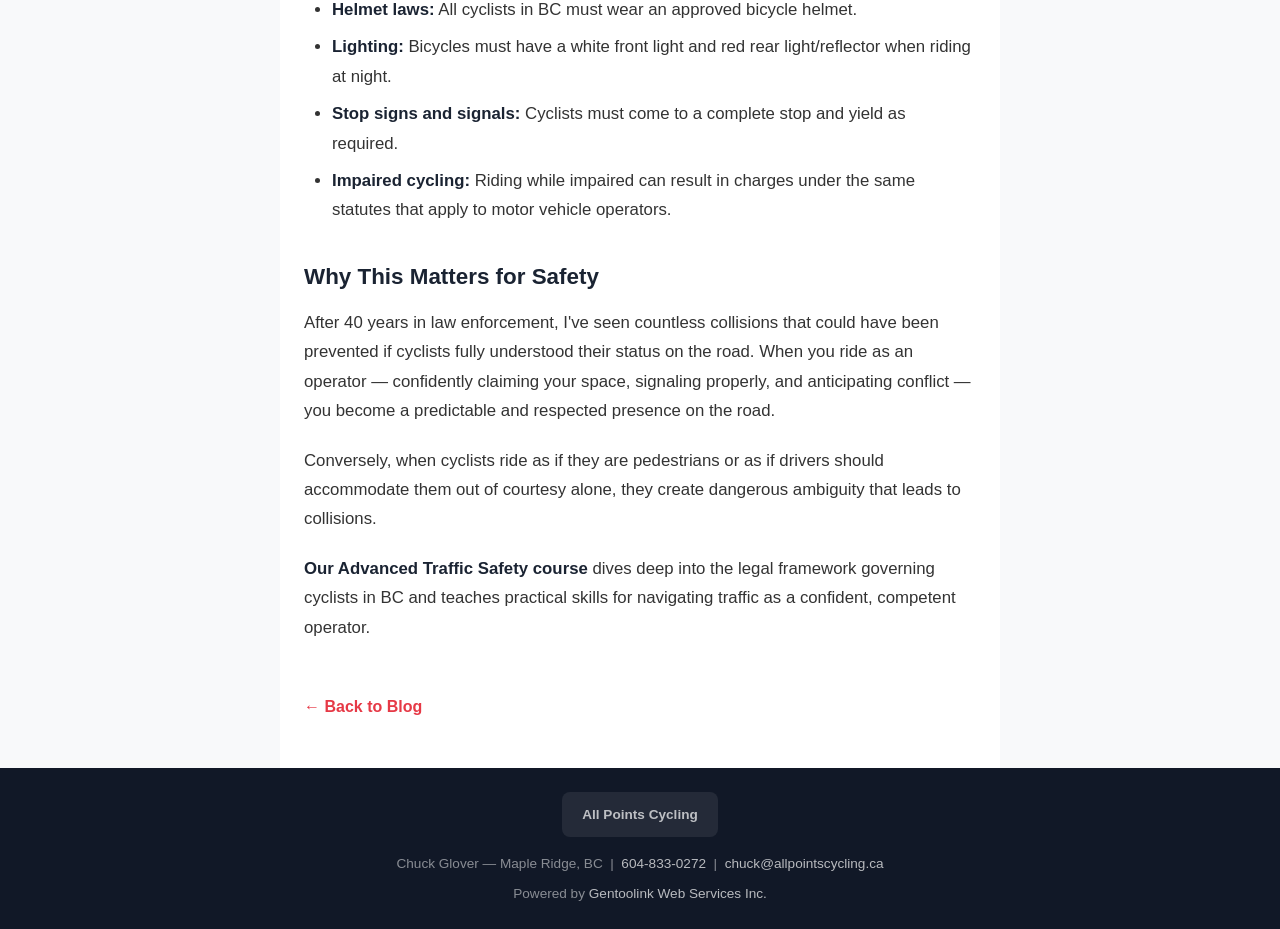
<file: blog/2022-07-01-cyclists-as-operators.html>
<!DOCTYPE html>
<html lang="en">
<head>
  <meta charset="UTF-8">
  <meta name="viewport" content="width=device-width, initial-scale=1.0">
  <title>Cyclists as Operators — Understanding Your Legal Status on the Road — All Points Cycling</title>
  <meta name="description" content="The classification of cyclists as operators carries significant implications for both rights and responsibilities under the law.">
  <link rel="stylesheet" href="../shared/style.css">
  <link rel="stylesheet" href="../../style.css">
  <!-- Google tag (gtag.js) -->
  <script async src="https://www.googletagmanager.com/gtag/js?id=G-P5FZ1QZW6N"></script>
  <script>
    window.dataLayer = window.dataLayer || [];
    function gtag(){dataLayer.push(arguments);}
    gtag('js', new Date());
    gtag('config', 'G-P5FZ1QZW6N');
  </script>
</head>
<body>

<header class="site-header">
  <div class="inner">
    <a href="../../index.html" class="logo">All Points <span>Cycling</span></a>
    <button class="nav-toggle" aria-label="Toggle navigation">☰</button>
    <nav class="main-nav">
      <a href="../../index.html">Home</a>
      <a href="../../about.html">About</a>
      <a href="../../courses.html">Courses</a>
      <a href="index.html">Blog</a>
      <a href="../../contact.html">Contact</a>
    </nav>
    <a href="tel:+16048330272" class="header-phone">☎ 604-833-0272</a>
  </div>
</header>

<article class="post-content">
  <header class="post-header">
    <h1>Cyclists as Operators — Understanding Your Legal Status on the Road</h1>
    <div class="post-meta">July 1, 2022 &nbsp;|&nbsp; Chuck Glover</div>
  </header>

  <div class="post-body">
    <img src="../assets/images/road-cycling.webp" alt="Road bike" style="width:100%;border-radius:8px;margin-bottom:24px;">

    <p>In the eyes of the law, a cyclist is not merely a vulnerable road user — they are an <strong>operator</strong>. This distinction carries profound implications for both the rights cyclists enjoy and the responsibilities they bear on the road.</p>

    <h2>What Does "Operator" Mean?</h2>

    <p>In British Columbia's Motor Vehicle Act and related legislation, a bicycle is classified as a vehicle. This means cyclists have <strong>the same rights and duties as drivers of motor vehicles</strong> — they are entitled to use the roadway and must follow the same rules of the road.</p>

    <blockquote>
      "Understanding that you are an operator — not a pedestrian, not a guest on the road — is the first step to commanding respect and safety while cycling."
    </blockquote>

    <h2>Key Rights of Cyclists as Operators</h2>

    <ul>
      <li><strong>Full lane use:</strong> Cyclists may use a full lane when traveling at the speed of traffic or when lane positioning is necessary for safety (avoiding debris, car doors, etc.).</li>
      <li><strong>Right of way:</strong> Cyclists have the same right of way as motor vehicles at intersections and crosswalks.</li>
      <li><strong>Signal turns:</strong> Like drivers, cyclists must signal their intentions — left turn, right turn, or stopping.</li>
      <li><strong>Use of shoulders:</strong> Cyclists may use paved shoulders but are not required to do so.</li>
    </ul>

    <h2>Key Responsibilities</h2>

    <ul>
      <li><strong>Helmet laws:</strong> All cyclists in BC must wear an approved bicycle helmet.</li>
      <li><strong>Lighting:</strong> Bicycles must have a white front light and red rear light/reflector when riding at night.</li>
      <li><strong>Stop signs and signals:</strong> Cyclists must come to a complete stop and yield as required.</li>
      <li><strong>Impaired cycling:</strong> Riding while impaired can result in charges under the same statutes that apply to motor vehicle operators.</li>
    </ul>

    <h2>Why This Matters for Safety</h2>

    <p>After 40 years in law enforcement, I've seen countless collisions that could have been prevented if cyclists fully understood their status on the road. When you ride as an operator — confidently claiming your space, signaling properly, and anticipating conflict — you become a predictable and respected presence on the road.</p>

    <p>Conversely, when cyclists ride as if they are pedestrians or as if drivers should accommodate them out of courtesy alone, they create dangerous ambiguity that leads to collisions.</p>

    <p><strong>Our Advanced Traffic Safety course</strong> dives deep into the legal framework governing cyclists in BC and teaches practical skills for navigating traffic as a confident, competent operator.</p>
  </div>

  <a href="index.html" class="back-link">← Back to Blog</a>
</article>

<footer class="site-footer">
  <div class="footer-logos">
    <div class="footer-logo-badge">All Points Cycling</div>
  </div>
  <p>Chuck Glover — Maple Ridge, BC &nbsp;|&nbsp; <a href="tel:+16048330272">604-833-0272</a> &nbsp;|&nbsp; <a href="mailto:chuck@allpointscycling.ca">chuck@allpointscycling.ca</a></p>
  <p style="margin-top: 8px;">Powered by <a href="https://www.gentoolinkwebservices.com" target="_blank">Gentoolink Web Services Inc.</a></p>
</footer>

<script src="../script.js"></script>
</body>
</html>
</file>
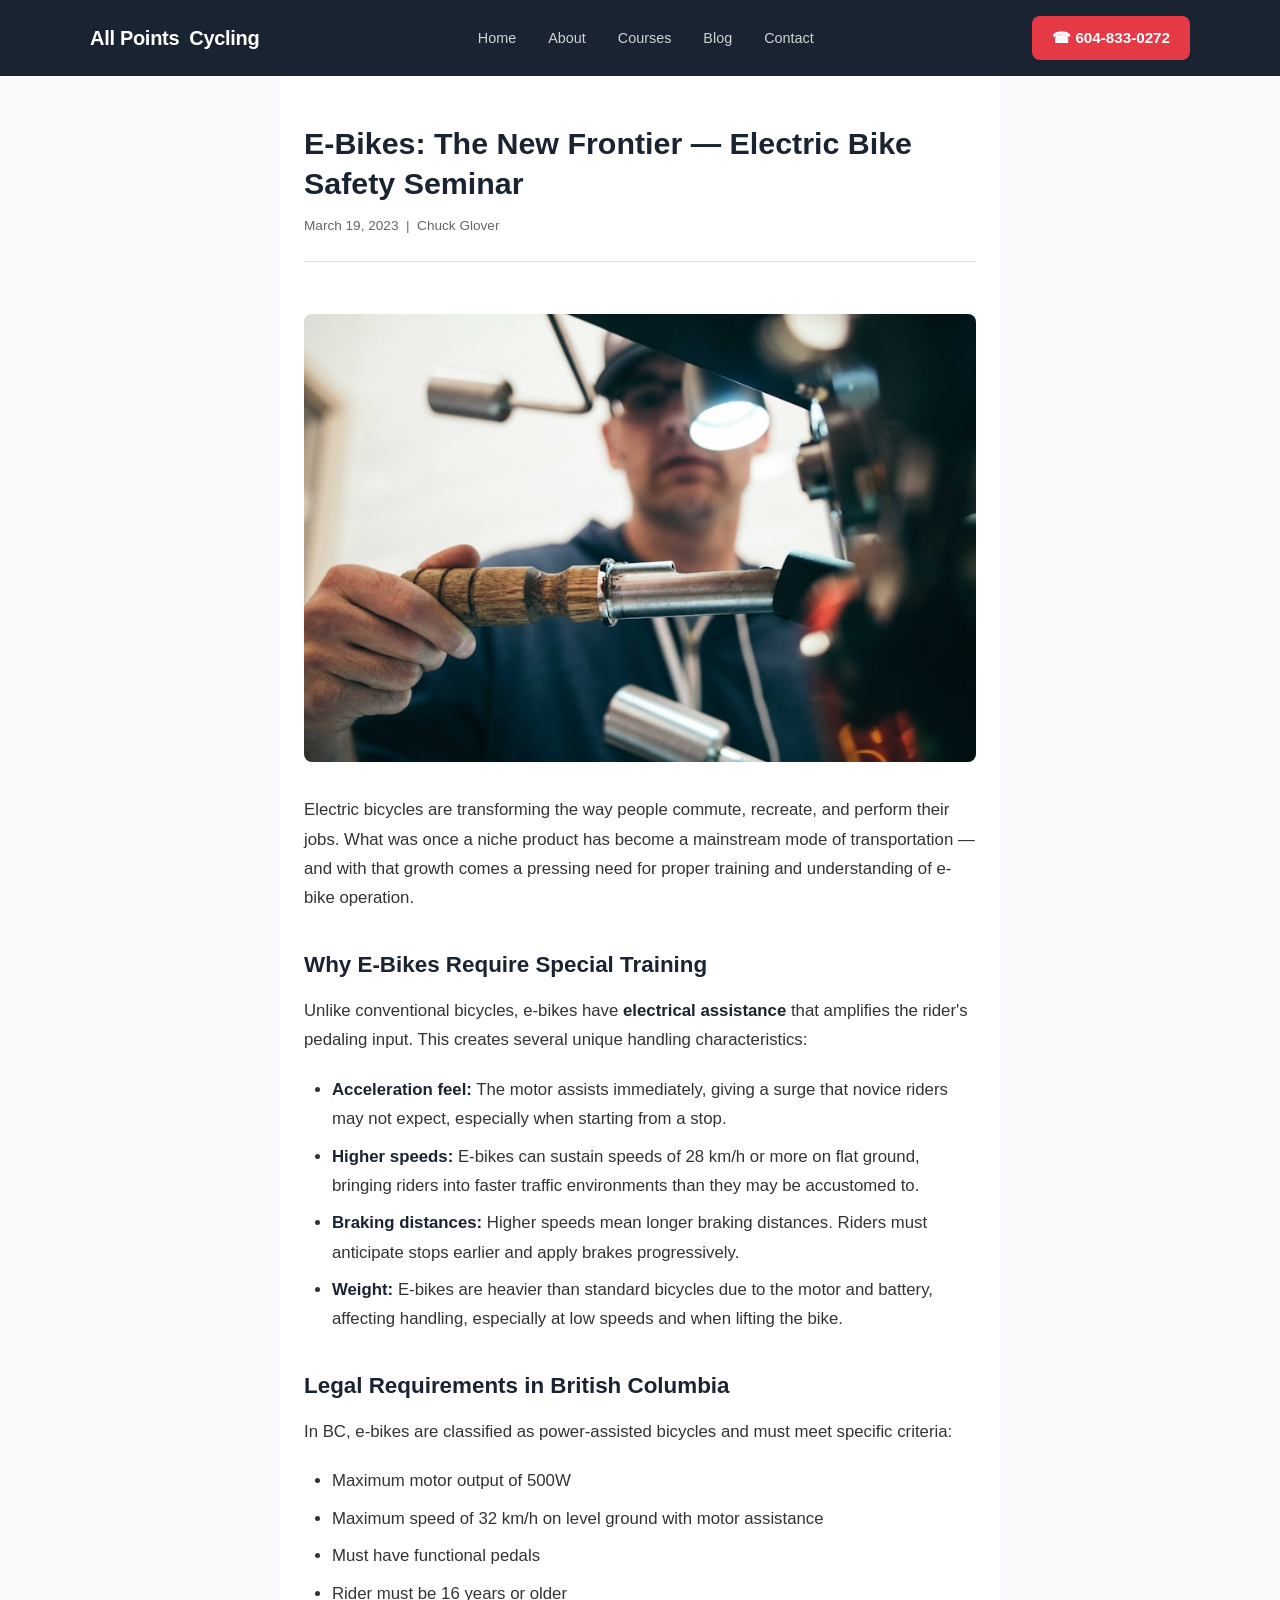
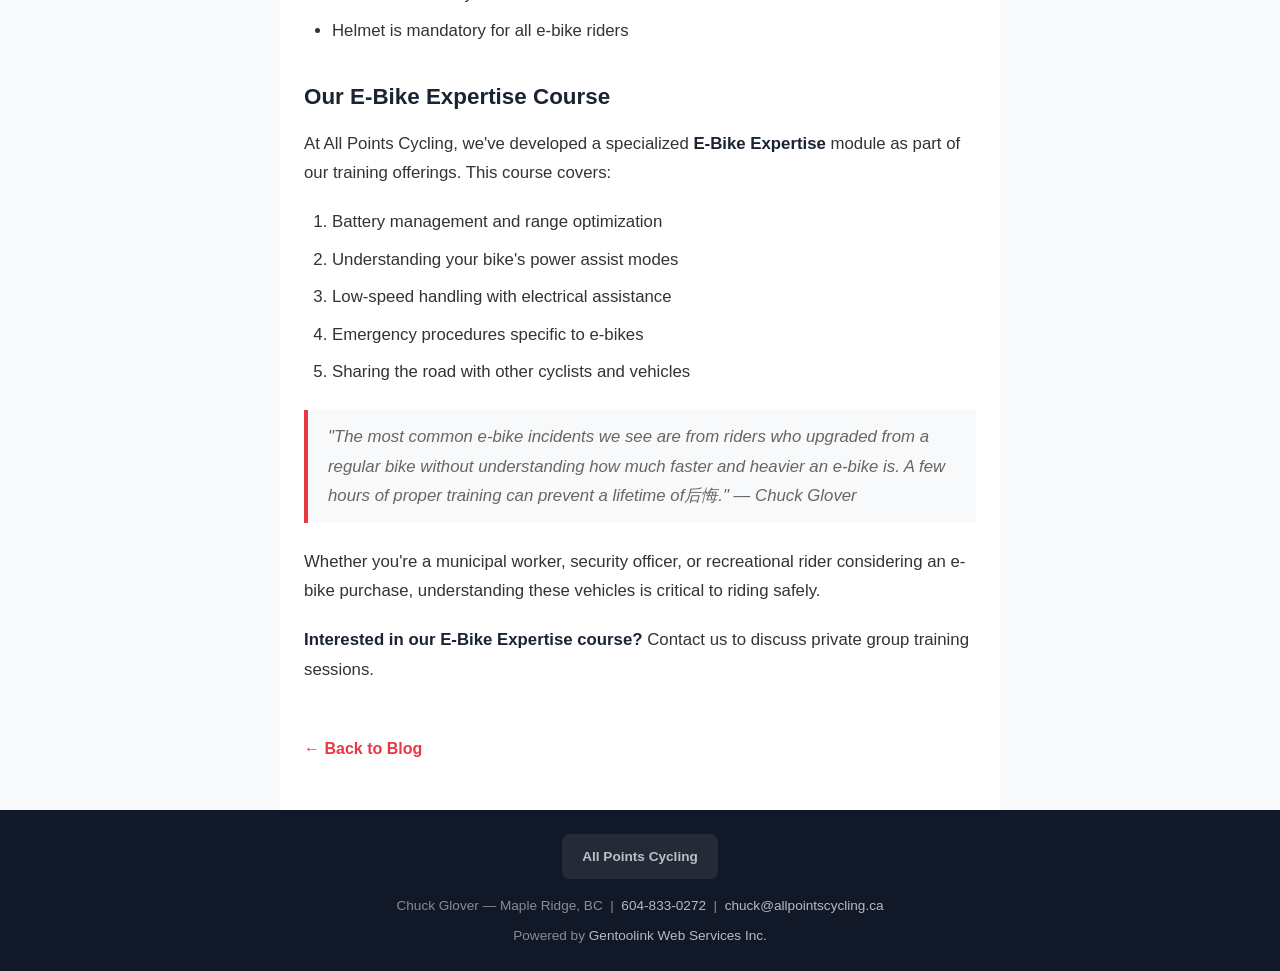
<file: blog/2023-03-19-e-bikes-seminar.html>
<!DOCTYPE html>
<html lang="en">
<head>
  <meta charset="UTF-8">
  <meta name="viewport" content="width=device-width, initial-scale=1.0">
  <title>E-Bikes: The New Frontier — Electric Bike Safety Seminar — All Points Cycling</title>
  <meta name="description" content="As e-bikes become more prevalent, understanding their unique handling characteristics is essential for every rider.">
  <link rel="stylesheet" href="../shared/style.css">
  <link rel="stylesheet" href="../../style.css">
  <!-- Google tag (gtag.js) -->
  <script async src="https://www.googletagmanager.com/gtag/js?id=G-P5FZ1QZW6N"></script>
  <script>
    window.dataLayer = window.dataLayer || [];
    function gtag(){dataLayer.push(arguments);}
    gtag('js', new Date());
    gtag('config', 'G-P5FZ1QZW6N');
  </script>
</head>
<body>

<header class="site-header">
  <div class="inner">
    <a href="../../index.html" class="logo">All Points <span>Cycling</span></a>
    <button class="nav-toggle" aria-label="Toggle navigation">☰</button>
    <nav class="main-nav">
      <a href="../../index.html">Home</a>
      <a href="../../about.html">About</a>
      <a href="../../courses.html">Courses</a>
      <a href="index.html">Blog</a>
      <a href="../../contact.html">Contact</a>
    </nav>
    <a href="tel:+16048330272" class="header-phone">☎ 604-833-0272</a>
  </div>
</header>

<article class="post-content">
  <header class="post-header">
    <h1>E-Bikes: The New Frontier — Electric Bike Safety Seminar</h1>
    <div class="post-meta">March 19, 2023 &nbsp;|&nbsp; Chuck Glover</div>
  </header>

  <div class="post-body">
    <img src="../assets/images/ebike-seminar.webp" alt="Electric bike" style="width:100%;border-radius:8px;margin-bottom:24px;">

    <p>Electric bicycles are transforming the way people commute, recreate, and perform their jobs. What was once a niche product has become a mainstream mode of transportation — and with that growth comes a pressing need for proper training and understanding of e-bike operation.</p>

    <h2>Why E-Bikes Require Special Training</h2>

    <p>Unlike conventional bicycles, e-bikes have <strong>electrical assistance</strong> that amplifies the rider's pedaling input. This creates several unique handling characteristics:</p>

    <ul>
      <li><strong>Acceleration feel:</strong> The motor assists immediately, giving a surge that novice riders may not expect, especially when starting from a stop.</li>
      <li><strong>Higher speeds:</strong> E-bikes can sustain speeds of 28 km/h or more on flat ground, bringing riders into faster traffic environments than they may be accustomed to.</li>
      <li><strong>Braking distances:</strong> Higher speeds mean longer braking distances. Riders must anticipate stops earlier and apply brakes progressively.</li>
      <li><strong>Weight:</strong> E-bikes are heavier than standard bicycles due to the motor and battery, affecting handling, especially at low speeds and when lifting the bike.</li>
    </ul>

    <h2>Legal Requirements in British Columbia</h2>

    <p>In BC, e-bikes are classified as power-assisted bicycles and must meet specific criteria:</p>

    <ul>
      <li>Maximum motor output of 500W</li>
      <li>Maximum speed of 32 km/h on level ground with motor assistance</li>
      <li>Must have functional pedals</li>
      <li>Rider must be 16 years or older</li>
      <li>Helmet is mandatory for all e-bike riders</li>
    </ul>

    <h2>Our E-Bike Expertise Course</h2>

    <p>At All Points Cycling, we've developed a specialized <strong>E-Bike Expertise</strong> module as part of our training offerings. This course covers:</p>

    <ol>
      <li>Battery management and range optimization</li>
      <li>Understanding your bike's power assist modes</li>
      <li>Low-speed handling with electrical assistance</li>
      <li>Emergency procedures specific to e-bikes</li>
      <li>Sharing the road with other cyclists and vehicles</li>
    </ol>

    <blockquote>
      "The most common e-bike incidents we see are from riders who upgraded from a regular bike without understanding how much faster and heavier an e-bike is. A few hours of proper training can prevent a lifetime of后悔." — Chuck Glover
    </blockquote>

    <p>Whether you're a municipal worker, security officer, or recreational rider considering an e-bike purchase, understanding these vehicles is critical to riding safely.</p>

    <p><strong>Interested in our E-Bike Expertise course?</strong> Contact us to discuss private group training sessions.</p>
  </div>

  <a href="index.html" class="back-link">← Back to Blog</a>
</article>

<footer class="site-footer">
  <div class="footer-logos">
    <div class="footer-logo-badge">All Points Cycling</div>
  </div>
  <p>Chuck Glover — Maple Ridge, BC &nbsp;|&nbsp; <a href="tel:+16048330272">604-833-0272</a> &nbsp;|&nbsp; <a href="mailto:chuck@allpointscycling.ca">chuck@allpointscycling.ca</a></p>
  <p style="margin-top: 8px;">Powered by <a href="https://www.gentoolinkwebservices.com" target="_blank">Gentoolink Web Services Inc.</a></p>
</footer>

<script src="../script.js"></script>
</body>
</html>
</file>
<file: shared/style.css>
/* Gentoolink Demo Sites — All Points Cycling Design System */

:root {
  --primary: #1a2332;
  --primary-light: #2a3a52;
  --accent: #e63946;
  --accent-hover: #c5303c;
  --green: #2d6a4f;
  --bg: #f8f9fa;
  --white: #ffffff;
  --text: #333333;
  --text-muted: #666666;
  --border: #e0e0e0;
  --radius: 8px;
  --shadow: 0 2px 12px rgba(0,0,0,0.08);
  --max-w: 1100px;
}

* { margin: 0; padding: 0; box-sizing: border-box; }

html { scroll-behavior: smooth; }

body {
  font-family: -apple-system, BlinkMacSystemFont, 'Segoe UI', sans-serif;
  background: var(--bg);
  color: var(--text);
  line-height: 1.6;
}

/* ── Header ── */
.site-header {
  background: var(--primary);
  color: var(--white);
  padding: 0 24px;
  position: sticky;
  top: 0;
  z-index: 100;
}
.site-header .inner {
  max-width: var(--max-w);
  margin: 0 auto;
  display: flex;
  align-items: center;
  justify-content: space-between;
  padding: 16px 0;
}
.logo {
  font-size: 1.25rem;
  font-weight: 700;
  letter-spacing: -0.3px;
  text-decoration: none;
  color: var(--white);
  display: flex;
  align-items: center;
  gap: 10px;
}
.logo img {
  height: 20px;
  width: auto;
  filter: brightness(0) invert(1);
  opacity: 0.9;
}
.logo span { color: var(--white); }
.logo span span { color: var(--accent); }
.tagline {
  font-size: 0.8rem;
  opacity: 0.7;
  margin-top: 2px;
}
.main-nav { display: flex; gap: 8px; }
.main-nav a {
  color: rgba(255,255,255,0.8);
  text-decoration: none;
  padding: 8px 14px;
  border-radius: var(--radius);
  font-size: 0.9rem;
  font-weight: 500;
  transition: all 0.2s;
}
.main-nav a:hover,
.main-nav a.active { background: rgba(255,255,255,0.1); color: var(--white); }
.header-phone {
  background: var(--accent);
  color: var(--white);
  text-decoration: none;
  padding: 10px 20px;
  border-radius: var(--radius);
  font-weight: 600;
  font-size: 0.95rem;
  white-space: nowrap;
  transition: background 0.2s;
}
.header-phone:hover { background: var(--accent-hover); }

/* ── Hero ── */
.hero {
  background: linear-gradient(rgba(26,35,50,0.85), rgba(26,35,50,0.9)),
              url('https://images.unsplash.com/photo-1541625602330-2277a4c46182?w=1400') center/cover no-repeat;
  color: var(--white);
  padding: 100px 24px 80px;
  text-align: center;
  min-height: 520px;
  display: flex;
  flex-direction: column;
  justify-content: center;
}
.hero h1 {
  font-size: clamp(2.2rem, 5vw, 3.2rem);
  font-weight: 700;
  line-height: 1.15;
  margin-bottom: 16px;
}
.hero h1 span { color: var(--accent); }
.hero p {
  font-size: 1.15rem;
  opacity: 0.9;
  max-width: 600px;
  margin: 0 auto 32px;
}
.hero-btns {
  display: flex;
  gap: 12px;
  justify-content: center;
  flex-wrap: wrap;
}
.intro-video {
  margin: 0 auto;
  max-width: 100%;
  width: 100%;
  border-radius: var(--radius);
  overflow: hidden;
  box-shadow: var(--shadow);
}
.intro-video video {
  width: 100%;
  max-width: 700px;
  display: block;
  margin: 0 auto;
}
.btn {
  padding: 14px 28px;
  border-radius: var(--radius);
  font-weight: 600;
  font-size: 1rem;
  text-decoration: none;
  cursor: pointer;
  border: none;
  transition: all 0.2s;
  display: inline-block;
}
.btn-primary { background: var(--accent); color: var(--white); }
.btn-primary:hover { background: var(--accent-hover); transform: translateY(-1px); }
.btn-outline {
  background: transparent;
  color: var(--white);
  border: 2px solid rgba(255,255,255,0.4);
}
.btn-outline:hover { border-color: var(--white); background: rgba(255,255,255,0.1); }
.btn-green { background: var(--green); color: var(--white); }
.btn-green:hover { background: #245a42; transform: translateY(-1px); }

/* ── Page Hero (inner pages) ── */
.page-hero {
  background: linear-gradient(rgba(26,35,50,0.9), rgba(26,35,50,0.95)),
              url('https://images.unsplash.com/photo-1541625602330-2277a4c46182?w=1400') center/cover no-repeat;
  color: var(--white);
  padding: 60px 24px;
  text-align: center;
}
.page-hero h1 { font-size: 2.2rem; font-weight: 700; margin-bottom: 8px; }
.page-hero p { opacity: 0.85; font-size: 1.1rem; }

/* ── Section ── */
.section {
  padding: 64px 24px;
  max-width: var(--max-w);
  margin: 0 auto;
}
.section-alt { background: var(--white); }
.section-title {
  text-align: center;
  font-size: 1.75rem;
  font-weight: 700;
  margin-bottom: 8px;
  color: var(--primary);
}
.section-sub {
  text-align: center;
  color: var(--text-muted);
  margin-bottom: 48px;
}

/* ── About / Text Block ── */
.about-block {
  background: var(--white);
  padding: 48px 24px;
  text-align: center;
}
.about-block .inner {
  max-width: var(--max-w);
  margin: 0 auto;
}
.about-block h2 {
  font-size: 1.5rem;
  color: var(--primary);
  margin-bottom: 16px;
}
.about-block p {
  color: var(--text-muted);
  margin: 0 auto 16px;
  max-width: 720px;
  text-align: center;
}

/* ── Cards ── */
.cards {
  display: grid;
  grid-template-columns: repeat(auto-fit, minmax(260px, 1fr));
  gap: 24px;
}
.card {
  background: var(--white);
  border-radius: var(--radius);
  padding: 28px;
  box-shadow: var(--shadow);
  transition: transform 0.2s, box-shadow 0.2s;
  border-top: 4px solid var(--accent);
}
.card:hover { transform: translateY(-3px); box-shadow: 0 6px 20px rgba(0,0,0,0.12); }
.card-icon {
  width: 52px; height: 52px;
  background: linear-gradient(135deg, var(--primary), var(--primary-light));
  border-radius: var(--radius);
  display: flex;
  align-items: center;
  justify-content: center;
  font-size: 1.4rem;
  margin-bottom: 16px;
}
.card h3 { font-size: 1.1rem; margin-bottom: 8px; color: var(--primary); }
.card p { font-size: 0.9rem; color: var(--text-muted); }
.card.upon-request { border-top-color: var(--green); }
.card.upon-request .card-icon { background: linear-gradient(135deg, var(--green), #3d8a62); }

/* ── Accordion ── */
.accordion { max-width: 800px; margin: 0 auto; }
.accordion-item {
  background: var(--white);
  border-radius: var(--radius);
  margin-bottom: 12px;
  box-shadow: var(--shadow);
  overflow: hidden;
}
.accordion-header {
  padding: 18px 24px;
  cursor: pointer;
  display: flex;
  justify-content: space-between;
  align-items: center;
  font-weight: 600;
  color: var(--primary);
  transition: background 0.2s;
}
.accordion-header:hover { background: rgba(0,0,0,0.02); }
.accordion-header::after {
  content: '+';
  font-size: 1.4rem;
  color: var(--accent);
  font-weight: 300;
  transition: transform 0.2s;
}
.accordion-item.open .accordion-header::after { transform: rotate(45deg); }
.accordion-content {
  max-height: 0;
  overflow: hidden;
  transition: max-height 0.3s ease;
}
.accordion-item.open .accordion-content { max-height: 400px; }
.accordion-body {
  padding: 0 24px 18px;
  color: var(--text-muted);
  font-size: 0.95rem;
  border-top: 1px solid var(--border);
  padding-top: 16px;
}

/* ── Professional Groups ── */
.groups-list {
  display: flex;
  flex-wrap: wrap;
  gap: 12px;
  justify-content: center;
  max-width: 800px;
  margin: 0 auto;
}
.group-tag {
  background: var(--primary);
  color: var(--white);
  padding: 10px 18px;
  border-radius: 50px;
  font-size: 0.9rem;
  font-weight: 500;
}

/* ── Blog Cards ── */
.blog-grid {
  display: grid;
  grid-template-columns: repeat(auto-fit, minmax(300px, 1fr));
  gap: 28px;
}
.blog-card {
  background: var(--white);
  border-radius: var(--radius);
  overflow: hidden;
  box-shadow: var(--shadow);
  transition: transform 0.2s, box-shadow 0.2s;
}
.blog-card:hover { transform: translateY(-3px); box-shadow: 0 6px 20px rgba(0,0,0,0.12); }
.blog-card-img {
  width: 100%;
  height: 200px;
  object-fit: cover;
}
.blog-card-body { padding: 24px; }
.blog-card-meta { font-size: 0.8rem; color: var(--text-muted); margin-bottom: 8px; }
.blog-card h3 { font-size: 1.15rem; margin-bottom: 8px; color: var(--primary); }
.blog-card h3 a { color: inherit; text-decoration: none; }
.blog-card h3 a:hover { color: var(--accent); }
.blog-card p { font-size: 0.9rem; color: var(--text-muted); margin-bottom: 16px; }
.read-more { color: var(--accent); text-decoration: none; font-weight: 600; font-size: 0.9rem; }
.read-more:hover { text-decoration: underline; }

/* ── Blog Layout ── */
.blog-layout {
  display: grid;
  grid-template-columns: 1fr 300px;
  gap: 40px;
  max-width: var(--max-w);
  margin: 0 auto;
  padding: 48px 24px;
}
.blog-main { min-width: 0; }
.blog-sidebar { min-width: 0; }
.sidebar-widget {
  background: var(--white);
  border-radius: var(--radius);
  padding: 24px;
  box-shadow: var(--shadow);
  margin-bottom: 24px;
}
.sidebar-widget h4 {
  font-size: 0.9rem;
  text-transform: uppercase;
  letter-spacing: 0.5px;
  color: var(--text-muted);
  margin-bottom: 12px;
  border-bottom: 2px solid var(--accent);
  padding-bottom: 8px;
}
.sidebar-widget ul { list-style: none; }
.sidebar-widget ul li { margin-bottom: 8px; }
.sidebar-widget ul li a { color: var(--primary); text-decoration: none; font-size: 0.9rem; }
.sidebar-widget ul li a:hover { color: var(--accent); }
.year-filter { display: flex; flex-wrap: wrap; gap: 8px; margin-top: 12px; }
.year-btn {
  background: var(--bg);
  border: 1px solid var(--border);
  padding: 6px 12px;
  border-radius: var(--radius);
  cursor: pointer;
  font-size: 0.85rem;
  color: var(--text);
  transition: all 0.2s;
}
.year-btn:hover,
.year-btn.active { background: var(--accent); color: var(--white); border-color: var(--accent); }

@media (max-width: 800px) {
  .blog-layout { grid-template-columns: 1fr; }
}

/* ── Blog Post ── */
.post-content {
  max-width: 720px;
  margin: 0 auto;
  padding: 48px 24px;
  background: var(--white);
}
.post-header { margin-bottom: 32px; padding-bottom: 24px; border-bottom: 1px solid var(--border); }
.post-header h1 { font-size: 1.9rem; color: var(--primary); margin-bottom: 12px; line-height: 1.3; }
.post-meta { font-size: 0.85rem; color: var(--text-muted); }
.post-body { font-size: 1.05rem; line-height: 1.75; color: var(--text); }
.post-body p { margin-bottom: 20px; }
.post-body h2 { font-size: 1.4rem; color: var(--primary); margin: 32px 0 12px; }
.post-body h3 { font-size: 1.15rem; color: var(--primary); margin: 24px 0 8px; }
.post-body ul, .post-body ol { margin: 16px 0; padding-left: 28px; }
.post-body li { margin-bottom: 8px; }
.post-body blockquote {
  border-left: 4px solid var(--accent);
  padding: 12px 20px;
  margin: 24px 0;
  background: var(--bg);
  font-style: italic;
  color: var(--text-muted);
}
.post-body img { max-width: 100%; border-radius: var(--radius); margin: 20px 0; }
.post-body strong { color: var(--primary); }
.back-link { display: inline-block; margin-top: 32px; color: var(--accent); text-decoration: none; font-weight: 600; }

/* ── CTA Strip ── */
.cta-strip {
  background: linear-gradient(135deg, var(--primary), var(--primary-light));
  color: var(--white);
  padding: 56px 24px;
  text-align: center;
}
.cta-strip h2 { font-size: 1.75rem; margin-bottom: 12px; }
.cta-strip p { opacity: 0.85; margin-bottom: 24px; }

/* ── Contact Grid ── */
.contact-grid {
  display: grid;
  grid-template-columns: repeat(auto-fit, minmax(260px, 1fr));
  gap: 32px;
  max-width: var(--max-w);
  margin: 0 auto;
  padding: 48px 24px;
}
.contact-card {
  background: var(--white);
  border-radius: var(--radius);
  padding: 28px;
  box-shadow: var(--shadow);
  text-align: center;
}
.contact-card h3 { font-size: 1rem; margin-bottom: 12px; color: var(--primary); }
.contact-card p { font-size: 0.9rem; color: var(--text-muted); }
.contact-card a { color: var(--accent); font-weight: 600; text-decoration: none; }
.contact-card a:hover { text-decoration: underline; }
.contact-card .big-link { font-size: 1.1rem; }

/* ── Map ── */
.map-section { background: var(--white); padding: 48px 24px; }
.map-inner { max-width: var(--max-w); margin: 0 auto; }
.map-inner iframe { width: 100%; height: 350px; border: 0; border-radius: var(--radius); }

/* ── Form ── */
.form-section { background: var(--white); padding: 48px 24px; }
.form-box {
  max-width: 600px;
  margin: 0 auto;
  display: flex;
  flex-direction: column;
  gap: 16px;
}
.form-box h2 { font-size: 1.5rem; text-align: center; color: var(--primary); margin-bottom: 8px; }
.form-box p { text-align: center; color: var(--text-muted); font-size: 0.9rem; margin-bottom: 16px; }
.form-group { display: flex; flex-direction: column; gap: 6px; }
.form-group label { font-size: 0.85rem; font-weight: 600; color: var(--text); }
.form-group input,
.form-group textarea,
.form-group select {
  padding: 12px 14px;
  border: 1.5px solid var(--border);
  border-radius: var(--radius);
  font-size: 1rem;
  font-family: inherit;
  transition: border-color 0.2s;
}
.form-group input:focus,
.form-group textarea:focus,
.form-group select:focus { outline: none; border-color: var(--accent); }
.form-group textarea { resize: vertical; min-height: 120px; }
.form-success {
  background: #ecfdf5;
  color: #065f46;
  padding: 16px;
  border-radius: var(--radius);
  text-align: center;
  display: none;
}

/* ── Partners / Logos ── */
.partners { display: flex; flex-wrap: wrap; gap: 32px; justify-content: center; align-items: center; padding: 32px 24px; background: var(--white); }
.partner-logo {
  background: var(--white);
  border: 2px solid var(--border);
  border-radius: var(--radius);
  padding: 16px 24px;
  font-weight: 600;
  color: var(--primary);
  text-align: center;
  min-width: 160px;
}
.partner-logo.green { border-color: var(--green); color: var(--green); background: #1a2332; }
.partner-img { display: block; max-height: 80px; max-width: 160px; width: auto; height: auto; }

/* ── Footer ── */
.site-footer {
  background: #111827;
  color: rgba(255,255,255,0.5);
  text-align: center;
  padding: 24px;
  font-size: 0.85rem;
}
.site-footer a { color: rgba(255,255,255,0.7); text-decoration: none; }
.site-footer a:hover { color: var(--white); }
.footer-logo-img {
  height: 50px;
  width: auto;
  filter: brightness(0) invert(1);
  opacity: 0.9;
}
.footer-logos {
  display: flex;
  gap: 32px;
  justify-content: center;
  align-items: center;
  flex-wrap: wrap;
  margin-bottom: 16px;
}
.footer-logo-badge {
  background: rgba(255,255,255,0.08);
  border-radius: var(--radius);
  padding: 12px 20px;
  font-weight: 600;
  color: rgba(255,255,255,0.7);
}
.footer-social {
  display: flex;
  gap: 16px;
  justify-content: center;
  margin-bottom: 16px;
}
.social-icon {
  display: flex;
  align-items: center;
  justify-content: center;
  width: 40px;
  height: 40px;
  background: rgba(255,255,255,0.1);
  border-radius: 50%;
  color: rgba(255,255,255,0.7);
  transition: all 0.2s;
  text-decoration: none;
}
.social-icon:hover {
  background: var(--accent);
  color: var(--white);
  transform: translateY(-2px);
}

/* ── Credentials ── */
.credentials-grid {
  display: grid;
  grid-template-columns: repeat(auto-fit, minmax(200px, 1fr));
  gap: 20px;
  max-width: 800px;
  margin: 0 auto;
}
.credential-item {
  background: var(--white);
  border-radius: var(--radius);
  padding: 20px;
  text-align: center;
  box-shadow: var(--shadow);
}
.credential-item strong { display: block; color: var(--primary); font-size: 1.1rem; margin-bottom: 4px; }
.credential-item span { font-size: 0.85rem; color: var(--text-muted); }

/* ── Mission Vision Values ── */
.mvv-grid {
  display: grid;
  grid-template-columns: repeat(auto-fit, minmax(280px, 1fr));
  gap: 28px;
  max-width: var(--max-w);
  margin: 0 auto;
  padding: 0 24px 48px;
}
.mvv-card {
  background: var(--white);
  border-radius: var(--radius);
  padding: 32px;
  box-shadow: var(--shadow);
  border-left: 4px solid var(--accent);
}
.mvv-card.green { border-left-color: var(--green); }
.mvv-card h3 { font-size: 1.15rem; color: var(--primary); margin-bottom: 12px; }
.mvv-card p { color: var(--text-muted); font-size: 0.95rem; }

/* ── Bio Block ── */
.bio-block {
  background: var(--white);
  padding: 48px 24px;
}
.bio-inner {
  max-width: var(--max-w);
  margin: 0 auto;
  display: grid;
  grid-template-columns: auto 1fr;
  gap: 40px;
  align-items: start;
}
.bio-avatar {
  width: 160px;
  height: 160px;
  border-radius: 50%;
  background: linear-gradient(135deg, var(--primary), var(--primary-light));
  display: flex;
  align-items: center;
  justify-content: center;
  font-size: 4rem;
  color: var(--white);
}
.bio-content h2 { font-size: 1.5rem; color: var(--primary); margin-bottom: 4px; }
.bio-content .title { color: var(--accent); font-weight: 600; margin-bottom: 16px; }
.bio-content p { color: var(--text-muted); margin-bottom: 12px; max-width: 600px; }

@media (max-width: 600px) {
  .bio-inner { grid-template-columns: 1fr; }
  .bio-avatar { width: 120px; height: 120px; font-size: 3rem; margin: 0 auto; }
}

/* ── Mobile Nav ── */
.nav-toggle {
  display: none;
  background: none;
  border: none;
  color: var(--white);
  font-size: 1.5rem;
  cursor: pointer;
  padding: 4px;
}
.main-nav { display: flex; gap: 4px; }

@media (max-width: 768px) {
  .nav-toggle { display: block; }
  .main-nav {
    display: none;
    position: absolute;
    top: 100%;
    left: 0;
    right: 0;
    background: var(--primary);
    flex-direction: column;
    padding: 12px;
    gap: 4px;
    border-top: 1px solid rgba(255,255,255,0.1);
  }
  .main-nav.open { display: flex; }
  .main-nav a { padding: 12px 16px; }
  .site-header .inner { position: relative; }
  .hero { padding: 60px 24px 50px; min-height: 420px; }
  .hero h1 { font-size: 1.8rem; }
  .section { padding: 48px 20px; }
}

/* ── Animations ── */
@keyframes fadeUp {
  from { opacity: 0; transform: translateY(24px); }
  to { opacity: 1; transform: translateY(0); }
}
.fade-up { opacity: 0; animation: fadeUp 0.5s ease forwards; }
.fade-up-delay-1 { animation-delay: 0.1s; }
.fade-up-delay-2 { animation-delay: 0.2s; }
.fade-up-delay-3 { animation-delay: 0.3s; }
.fade-up-delay-4 { animation-delay: 0.4s; }

.scroll-reveal {
  opacity: 0;
  transform: translateY(20px);
  transition: opacity 0.5s ease, transform 0.5s ease;
}
.scroll-reveal.visible {
  opacity: 1;
  transform: none;
}
</file>
<file: style.css>
/* All Points Cycling — Page-specific overrides */
/* Most styles are inherited from shared/style.css */
</file>
